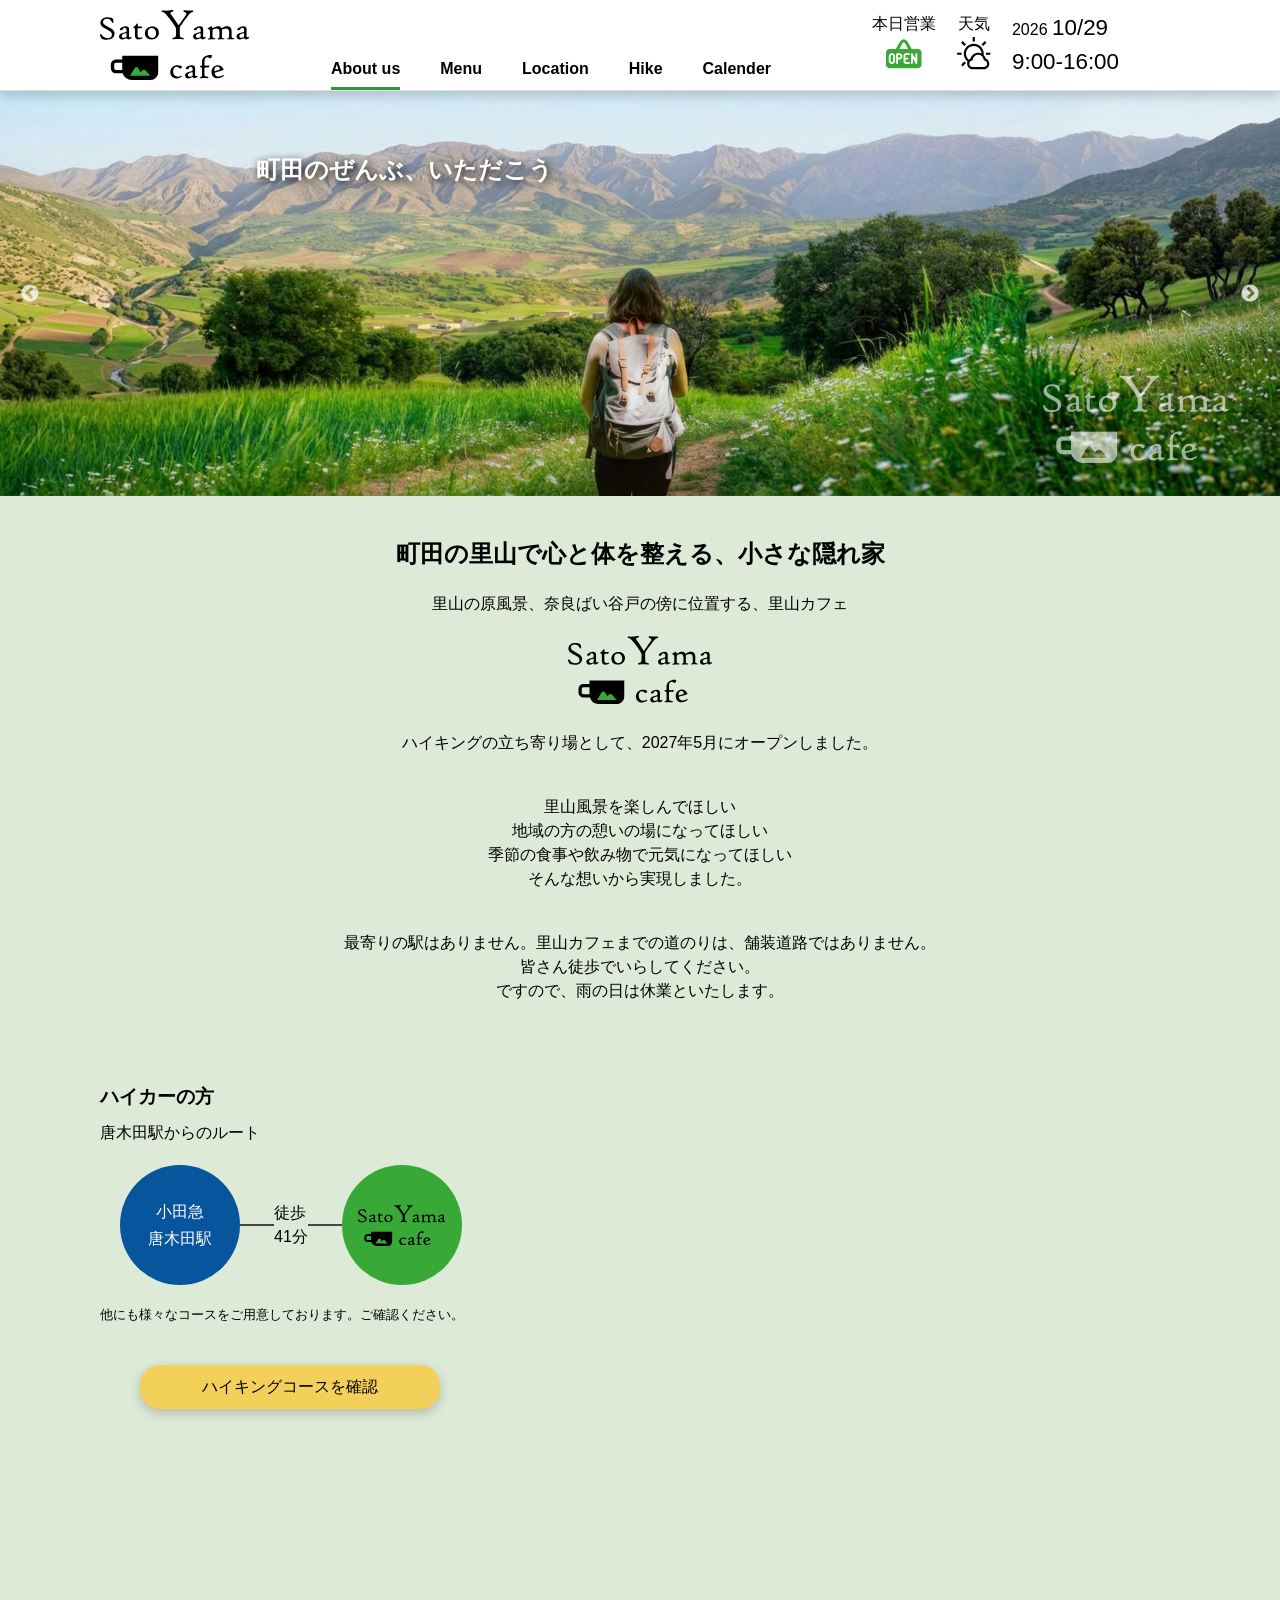
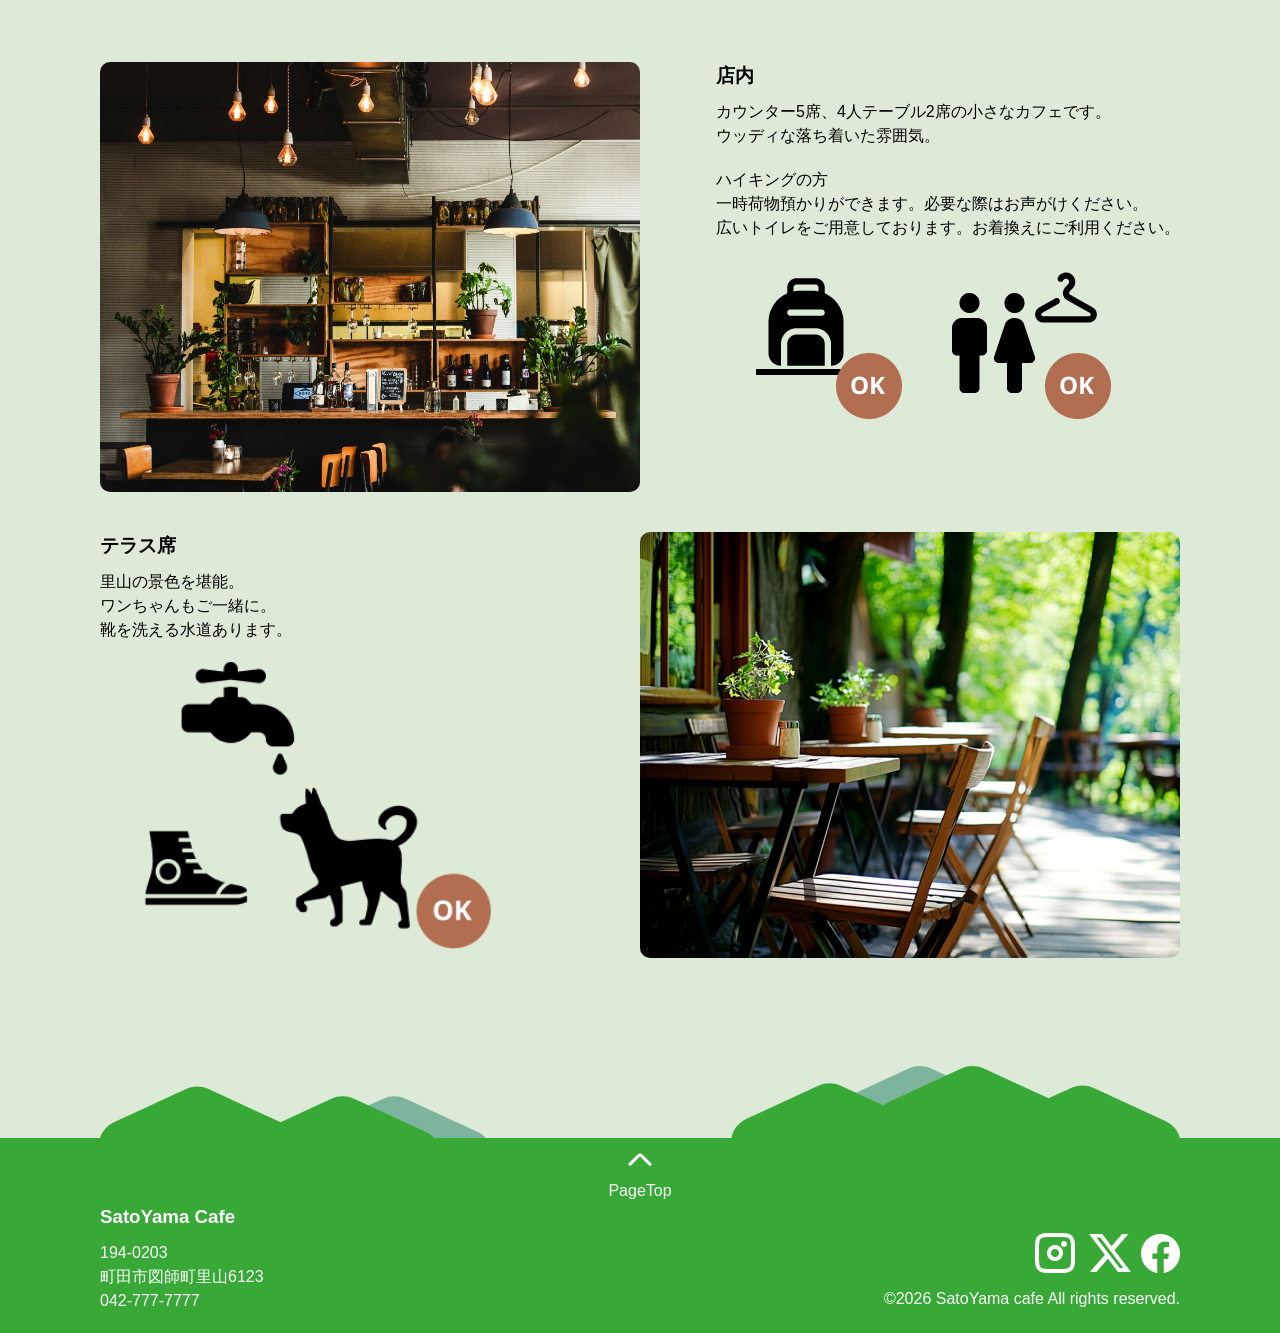
<file: index.html>
<!DOCTYPE html>
<html lang="ja">

<head>
    <meta charset="UTF-8">
    <meta name="viewport" content="width=device-width, initial-scale=1.0">
    <title>SatoYama cafe</title>
    <!-- 標準的なファビコン (ICO形式) -->
    <link rel="icon" href="/images/favicon.ico" type="image/x-icon">

    <link rel="stylesheet" href="css/slick.css">
    <link rel="stylesheet" href="css/slick-theme.css">
    <link rel="stylesheet" href="css/style.css">


</head>

<body>
    <header>
        <div class="headerInner">
            <h1><a href="index.html"><img src="images/logo_1.svg" alt="里山カフェ"></a></h1>
            <!-- ハンバーガーボタン -->
            <button class="burger-btn" aria-label="メニューを開閉する">
                <span class="bar"></span>
                <span class="bar"></span>
                <span class="bar"></span>
            </button>
            <nav>
                <ul>
                    <li><a href="index.html" class="current">About us</a></li>
                    <li><a href="menu.html">Menu</a></li>
                    <li><a href="location.html">Location</a></li>
                    <li><a href="hike.html">Hike</a></li>
                    <li><a href="calender.html">Calender</a></li>
                </ul>
            </nav>
            <section class="shopWeather">
                <div class="shopOpen">
                    <p>本日営業</p>
                    <img src="images/Icon_open.svg" alt="オープン">
                </div>
                <div class="weather">
                    <p>天気</p>
                    <img src="images/Icon_cloud_sunny.svg" alt="曇りのち晴れ">
                </div>

                <div class="dateTime">
                    <p>
                        <span class="year">2026 </span>10/29<br>
                        9:00-16:00
                    </p>
                </div>
            </section>
        </div>
    </header>

    <main>
        <!-- キービジュアル -->

        <div class="keyVisual">
            <div class="keyVisualImg2">
                <div><img src="images/keyVisual1_.jpg" alt="里山風景" class="keyVisual1"></div>
                <div><img src="images/keyVisual2_.jpg" alt="カフェイメージ" class="keyVisual2"></div>
            </div>

            <h2 class="catchphrase1">町田のぜんぶ、いただこう</h2>
            <img src="images/logo_2.png" alt="里山カフェ" class="logo_2">
        </div>

        <!-- お店について -->
        <div class="aboutShop">
            <h2 class="catchphrase2">町田の里山で心と体を整える、小さな隠れ家</h2>
            <p>里山の原風景、奈良ばい谷戸の傍に位置する、里山カフェ</p>
            <img src="images/logo_1.svg" alt="里山カフェ">

            <p>ハイキングの立ち寄り場として、2027年5月にオープンしました。</p>
            <p>
                里山風景を楽しんでほしい<br>
                地域の方の憩いの場になってほしい<br>
                季節の食事や飲み物で元気になってほしい<br>
                そんな想いから実現しました。
            </p>
            <p>
                最寄りの駅はありません。里山カフェまでの道のりは、舗装道路ではありません。<br>
                皆さん徒歩でいらしてください。<br>
                ですので、雨の日は休業といたします。
            </p>

        </div>
        <!-- アクセス（メイン） -->
        <section class="access">
            <h3>ハイカーの方</h3>
            <p>唐木田駅からのルート</p>
            <div class="access1">
                <div class="access1Text">
                    <div class="illustration1">
                        <p><span class="circleBg1">小田急<br>唐木田駅</span></p>
                        <p>徒歩<br>41分</p>
                        <div class="circleBg2"> <img src="images/logo_1.svg" alt="里山カフェ"></div>
                    </div>
                    <!-- 💡 スマホ版のときだけ、ここにマップを表示させるための「空箱」を置いておきます -->
                    <div class="map-placeholder-sp"></div>
                    <p class="accessText1">他にも様々なコースをご用意しております。ご確認ください。</p>
                    <a class="btn1" href="hike.html">ハイキングコースを確認</a>
                </div>
                <div class="map1">
                    <iframe
                        src="https://www.google.com/maps/embed?pb=!1m18!1m12!1m3!1d15429.881273850464!2d139.41377019897428!3d35.60965314837832!2m3!1f0!2f0!3f0!3m2!1i1024!2i768!4f13.1!3m3!1m2!1s0x6018fcec8278d99b%3A0x2542b98df6032f2b!2z5aWI6Imv44Gw44GE6LC35oi4!5e0!3m2!1sja!2sjp!4v1792374590098!5m2!1sja!2sjp"
                        width="600" height="450" style="border:0;" allowfullscreen="" loading="lazy"
                        referrerpolicy="strict-origin-when-cross-origin"></iframe>
                </div>
            </div>


        </section>
        <!-- 店内 -->
        <section class="shop">
            <div class="shopText">
                <h3>店内</h3>
                <p class="shopText1">カウンター5席、4人テーブル2席の小さなカフェです。<br>
                    ウッディな落ち着いた雰囲気。
                </p>
                <p>
                    ハイキングの方<br>
                    一時荷物預かりができます。必要な際はお声がけください。<br>広いトイレをご用意しております。お着換えにご利用ください。
                </p>
                <div class="icon_shop">
                    <img src="images/Icon_bagpac.png" alt="荷物置き場" class="backpack">
                    <img src="images/Icon_restroom.png" alt="広いトイレあります">
                </div>
            </div>
            <img src="images/shopImage1.jpg" alt="店内の風景" class="shopImage1">
        </section>
        <!-- テラス席 -->
        <section class="terrace">
            <div>
                <h3>テラス席</h3>
                <p>
                    里山の景色を堪能。<br>
                    ワンちゃんもご一緒に。<br>
                    靴を洗える水道あります。
                </p>
                <img src="images/Icon_dog.png" alt="靴を洗える水道あります、ワンちゃんもご一緒できます" class="icon_dog">
            </div>
            <img src="images/shopImage2.jpg" alt="テラス席風景" class="terraceImage">
        </section>

    </main>

    <footer>
        <!-- 山モチーフを入れる -->
        <img src="images/motifMountain.svg" alt="山のモチーフ" class="footerMountain">
        <!-- 山モチーフを入れる、ここまで -->
        <div class="footerInner">
            <div class="pageTop"> <a href="#"><span><img src="images/Icon_up__.svg" alt="ページトップ"></span>PageTop</a>
            </div>

            <div class="footerInner2">
                <div class="shopAddress">
                    <h3>SatoYama Cafe</h3>
                    <p>
                        194-0203<br>
                        町田市図師町里山6123<br>
                        042-777-7777
                    </p>
                </div>

                <div class="shopInfo">
                    <div class="infoIcon">
                        <img src="images/Icon_insta.png" alt="インスタ">
                        <img src="images/Icon_twitter.png" alt="ツイッター">
                        <img src="images/Icon_facebook.png" alt="フェイスブック">
                    </div>

                    <p>&copy;2026 SatoYama cafe All rights reserved.</p>
                </div>
            </div>
        </div>
    </footer>
    <script>
        // ボタンとナビゲーションの要素を取得
        const burgerBtn = document.querySelector('.burger-btn');
        const navMenu = document.querySelector('nav');

        // ボタンがクリックされた時の処理
        burgerBtn.addEventListener('click', function () {
            // ボタンとメニューに「is-open」クラスを同時につけ外し（トグル）する
            burgerBtn.classList.toggle('is-open');
            navMenu.classList.toggle('is-open');
        });
    </script>

    <script type="text/javascript" src="js/jquery-3.4.1.min.js"></script>
    <script type="text/javascript" src="js/slick.min.js"></script>
    <script>
        $(document).ready(function () {
            $('.keyVisualImg2').slick({
                slidesToShow: 1,
                slidesToScroll: 1,
                autoplay: true,
                autoplaySpeed: 3000,
            });
        });</script>

</body>

</html>
</file>
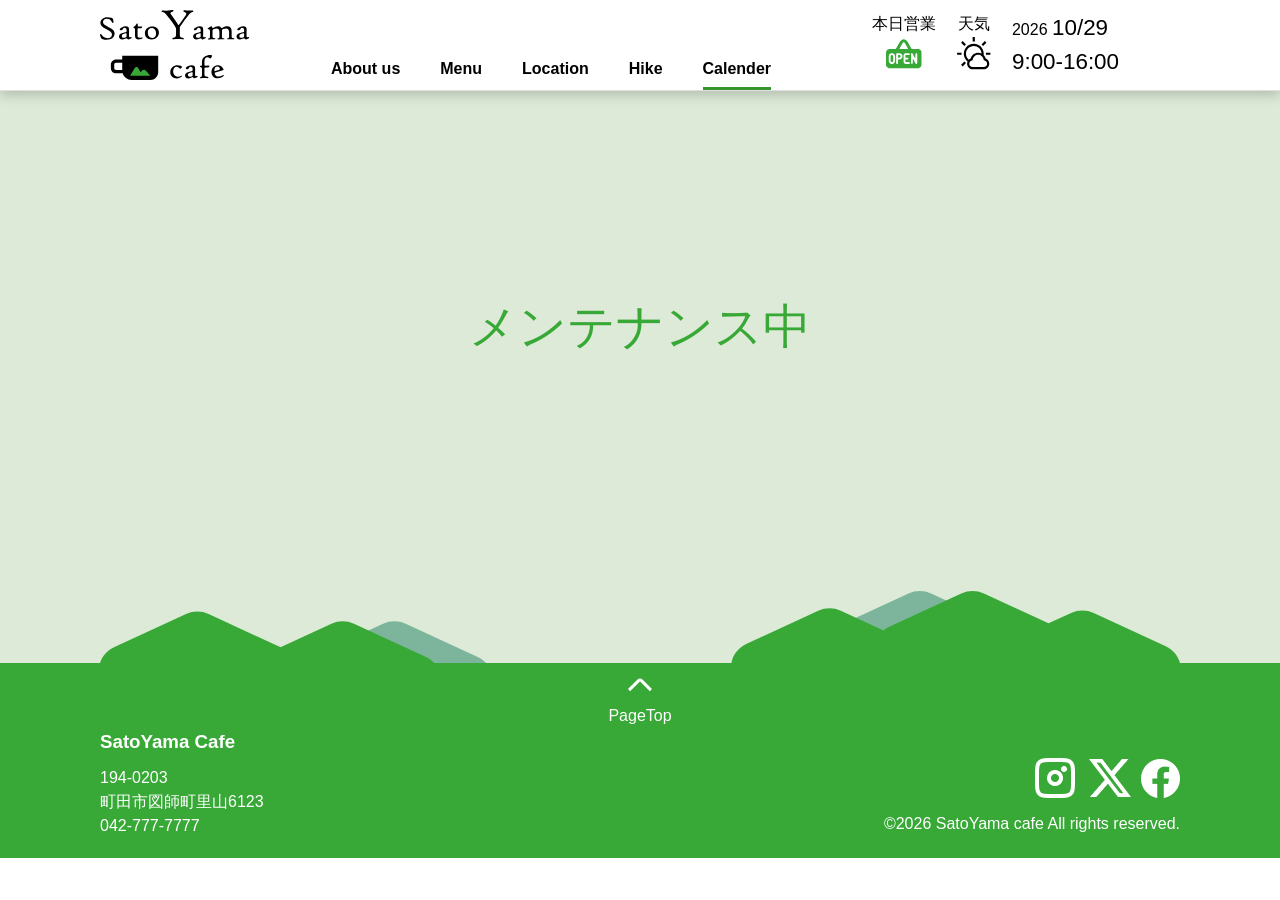
<file: calender.html>
<!DOCTYPE html>
<html lang="ja">

<head>
    <meta charset="UTF-8">
    <meta name="viewport" content="width=device-width, initial-scale=1.0">
    <title>SatoYama cafe</title>
    <link rel="stylesheet" href="css/style.css">
    
</head>

<body>
    <header>
        <div class="headerInner">
            <h1><a href="index.html"><img src="images/logo_1.svg" alt="里山カフェ"></a></h1>
            <!-- ハンバーガーボタン -->
            <button class="burger-btn" aria-label="メニューを開閉する">
                <span class="bar"></span>
                <span class="bar"></span>
                <span class="bar"></span>
            </button>
            <nav>
                <ul>
                    <li><a href="index.html">About us</a></li>
                    <li><a href="menu.html">Menu</a></li>
                    <li><a href="location.html">Location</a></li>
                    <li><a href="hike.html">Hike</a></li>
                    <li><a href="calender.html" class="current">Calender</a></li>
                </ul>
            </nav>
            <section class="shopWeather">
                <div class="shopOpen">
                    <p>本日営業</p>
                    <img src="images/Icon_open.svg" alt="オープン">
                </div>
                <div class="weather">
                    <p>天気</p>
                    <img src="images/Icon_cloud_sunny.svg" alt="曇りのち晴れ">
                </div>

                <div class="dateTime">
                    <p>
                        <span class="year">2026 </span>10/29<br>
                        9:00-16:00
                    </p>
                </div>
            </section>
        </div>
    </header>

    <main>
<p class="construction">メンテナンス中</p>


    </main>

    <footer>
         <!-- 山モチーフを入れる -->
        <img src="images/motifMountain.svg" alt="山のモチーフ" class="footerMountain">
        <!-- 山モチーフを入れる、ここまで -->
        <div class="footerInner">
            <div class="pageTop"> <a href="#"><span><img src="images/Icon_up__.svg" alt="ページトップ"></span>PageTop</a>
            </div>

            <div class="footerInner2">
                <div class="shopAddress">
                    <h3>SatoYama Cafe</h3>
                    <p>
                        194-0203<br>
                        町田市図師町里山6123<br>
                        042-777-7777
                    </p>
                </div>

                <div class="shopInfo">
                    <div class="infoIcon">
                        <img src="images/Icon_insta.png" alt="インスタ">
                        <img src="images/Icon_twitter.png" alt="ツイッター">
                        <img src="images/Icon_facebook.png" alt="フェイスブック">
                    </div>

                    <p>&copy;2026 SatoYama cafe All rights reserved.</p>
                </div>
            </div>
        </div>
    </footer>
<script>
        // ボタンとナビゲーションの要素を取得
        const burgerBtn = document.querySelector('.burger-btn');
        const navMenu = document.querySelector('nav');

        // ボタンがクリックされた時の処理
        burgerBtn.addEventListener('click', function () {
            // ボタンとメニューに「is-open」クラスを同時につけ外し（トグル）する
            burgerBtn.classList.toggle('is-open');
            navMenu.classList.toggle('is-open');
        });
    </script>
    <script type="text/javascript" src="js/jquery-3.4.1.min.js"></script>
    
</body>

</html>
</file>
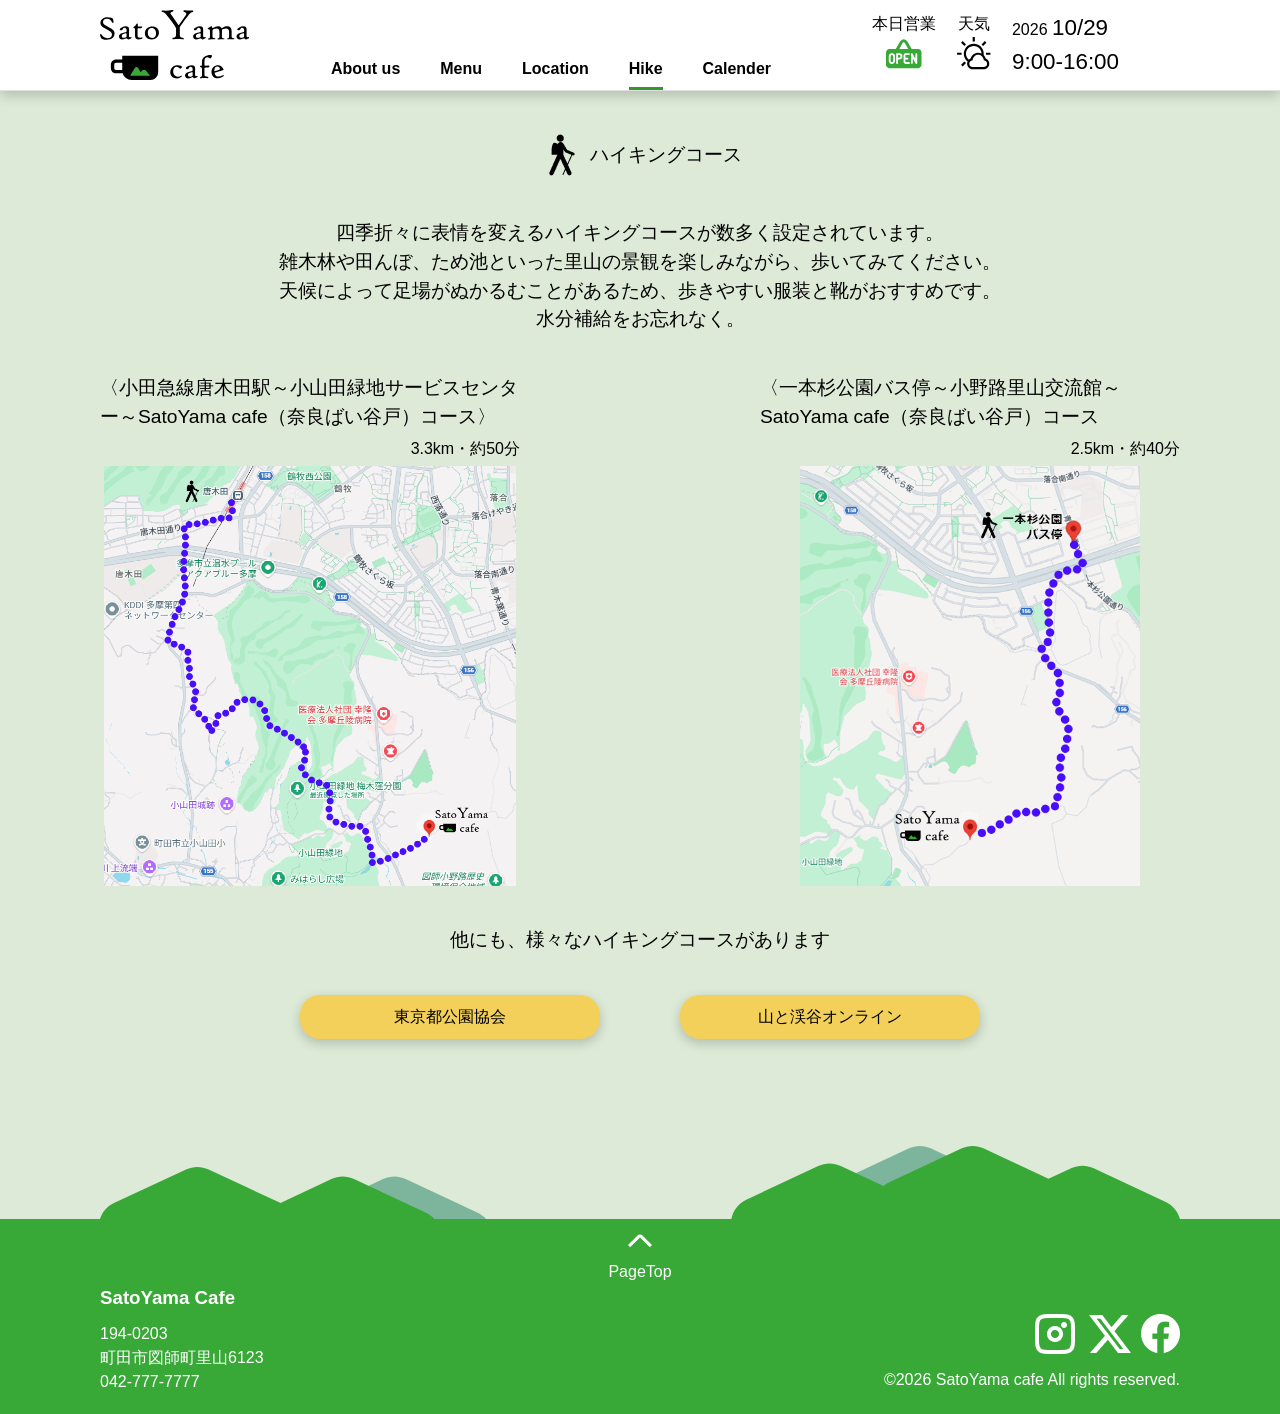
<file: hike.html>
<!DOCTYPE html>
<html lang="ja">

<head>
    <meta charset="UTF-8">
    <meta name="viewport" content="width=device-width, initial-scale=1.0">
    <title>SatoYama cafe</title>
    <link rel="stylesheet" href="css/style.css">
    
</head>

<body>
    <header>
        <div class="headerInner">
            <h1><a href="index.html"><img src="images/logo_1.svg" alt="里山カフェ"></a></h1>
            <!-- ハンバーガーボタン -->
            <button class="burger-btn" aria-label="メニューを開閉する">
                <span class="bar"></span>
                <span class="bar"></span>
                <span class="bar"></span>
            </button>
            <nav>
                <ul>
                    <li><a href="index.html">About us</a></li>
                    <li><a href="menu.html">Menu</a></li>
                    <li><a href="location.html">Location</a></li>
                    <li><a href="hike.html" class="current">Hike</a></li>
                    <li><a href="calender.html">Calender</a></li>
                </ul>
            </nav>
            <section class="shopWeather">
                <div class="shopOpen">
                    <p>本日営業</p>
                    <img src="images/Icon_open.svg" alt="オープン">
                </div>
                <div class="weather">
                    <p>天気</p>
                    <img src="images/Icon_cloud_sunny.svg" alt="曇りのち晴れ">
                </div>

                <div class="dateTime">
                    <p>
                        <span class="year">2026 </span>10/29<br>
                        9:00-16:00
                    </p>
                </div>
            </section>
        </div>
    </header>

    <main>
       <section class="hike">
            <div class="hikeTitle">
                <img src="images/Icon_hiker.png" alt="ハイカー">
                <p class="hikeText1">ハイキングコース</p>
            </div>
    
            <P class="hikeText2">四季折々に表情を変えるハイキングコースが数多く設定されています。<br>雑木林や田んぼ、ため池といった里山の景観を楽しみながら、歩いてみてください。<br>天候によって足場がぬかるむことがあるため、歩きやすい服装と靴がおすすめです。<br>水分補給をお忘れなく。
            </P>
            <div class="hikeMap">
                <div>
                    <p class="hikeText3">〈小田急線唐木田駅～小山田緑地サービスセンター～SatoYama cafe（奈良ばい谷戸）コース〉</p>
                    <p class="hikeMapText1">3.3km・約50分</p>
                    <img src="images/hikeImg783x798.png" alt="" class="hikeMap1">
                </div>
                <div>
                    <p class="hikeText3">〈一本杉公園バス停～小野路里山交流館～SatoYama cafe（奈良ばい谷戸）コース</p>
                    <p class="hikeMapText1">2.5km・約40分</p>
                    <img src="images/hikeImg530x653.png" alt="" class="hikeMap2">
                </div>
            </div>
            <p class="hikeOtherText">他にも、様々なハイキングコースがあります</p>
            <div class="hikeOther">
                <a class="btn1"
                        href="https://www.tokyo-park.or.jp/special/tama/enjoy/hiking/index.html" target="_blank" rel="noopener noreferrer">東京都公園協会</a>
        
                <a class="btn1"
                        href="https://www.yamakei-online.com/yama-ya/detail.php?id=3672&pg=3" target="_blank" rel="noopener noreferrer">山と渓谷オンライン</a>
            </div>
    
       </section>
    </main>

    <footer>
         <!-- 山モチーフを入れる -->
        <img src="images/motifMountain.svg" alt="山のモチーフ" class="footerMountain">
        <!-- 山モチーフを入れる、ここまで -->
        <div class="footerInner">
            <div class="pageTop"> <a href="#"><span><img src="images/Icon_up__.svg" alt="ページトップ"></span>PageTop</a>
            </div>

            <div class="footerInner2">
                <div class="shopAddress">
                    <h3>SatoYama Cafe</h3>
                    <p>
                        194-0203<br>
                        町田市図師町里山6123<br>
                        042-777-7777
                    </p>
                </div>

                <div class="shopInfo">
                    <div class="infoIcon">
                        <img src="images/Icon_insta.png" alt="インスタ">
                        <img src="images/Icon_twitter.png" alt="ツイッター">
                        <img src="images/Icon_facebook.png" alt="フェイスブック">
                    </div>

                    <p>&copy;2026 SatoYama cafe All rights reserved.</p>
                </div>
            </div>
        </div>
    </footer>
 <script>
        // ボタンとナビゲーションの要素を取得
        const burgerBtn = document.querySelector('.burger-btn');
        const navMenu = document.querySelector('nav');

        // ボタンがクリックされた時の処理
        burgerBtn.addEventListener('click', function () {
            // ボタンとメニューに「is-open」クラスを同時につけ外し（トグル）する
            burgerBtn.classList.toggle('is-open');
            navMenu.classList.toggle('is-open');
        });
    </script>
    <script type="text/javascript" src="js/jquery-3.4.1.min.js"></script>
    
</body>

</html>
</file>
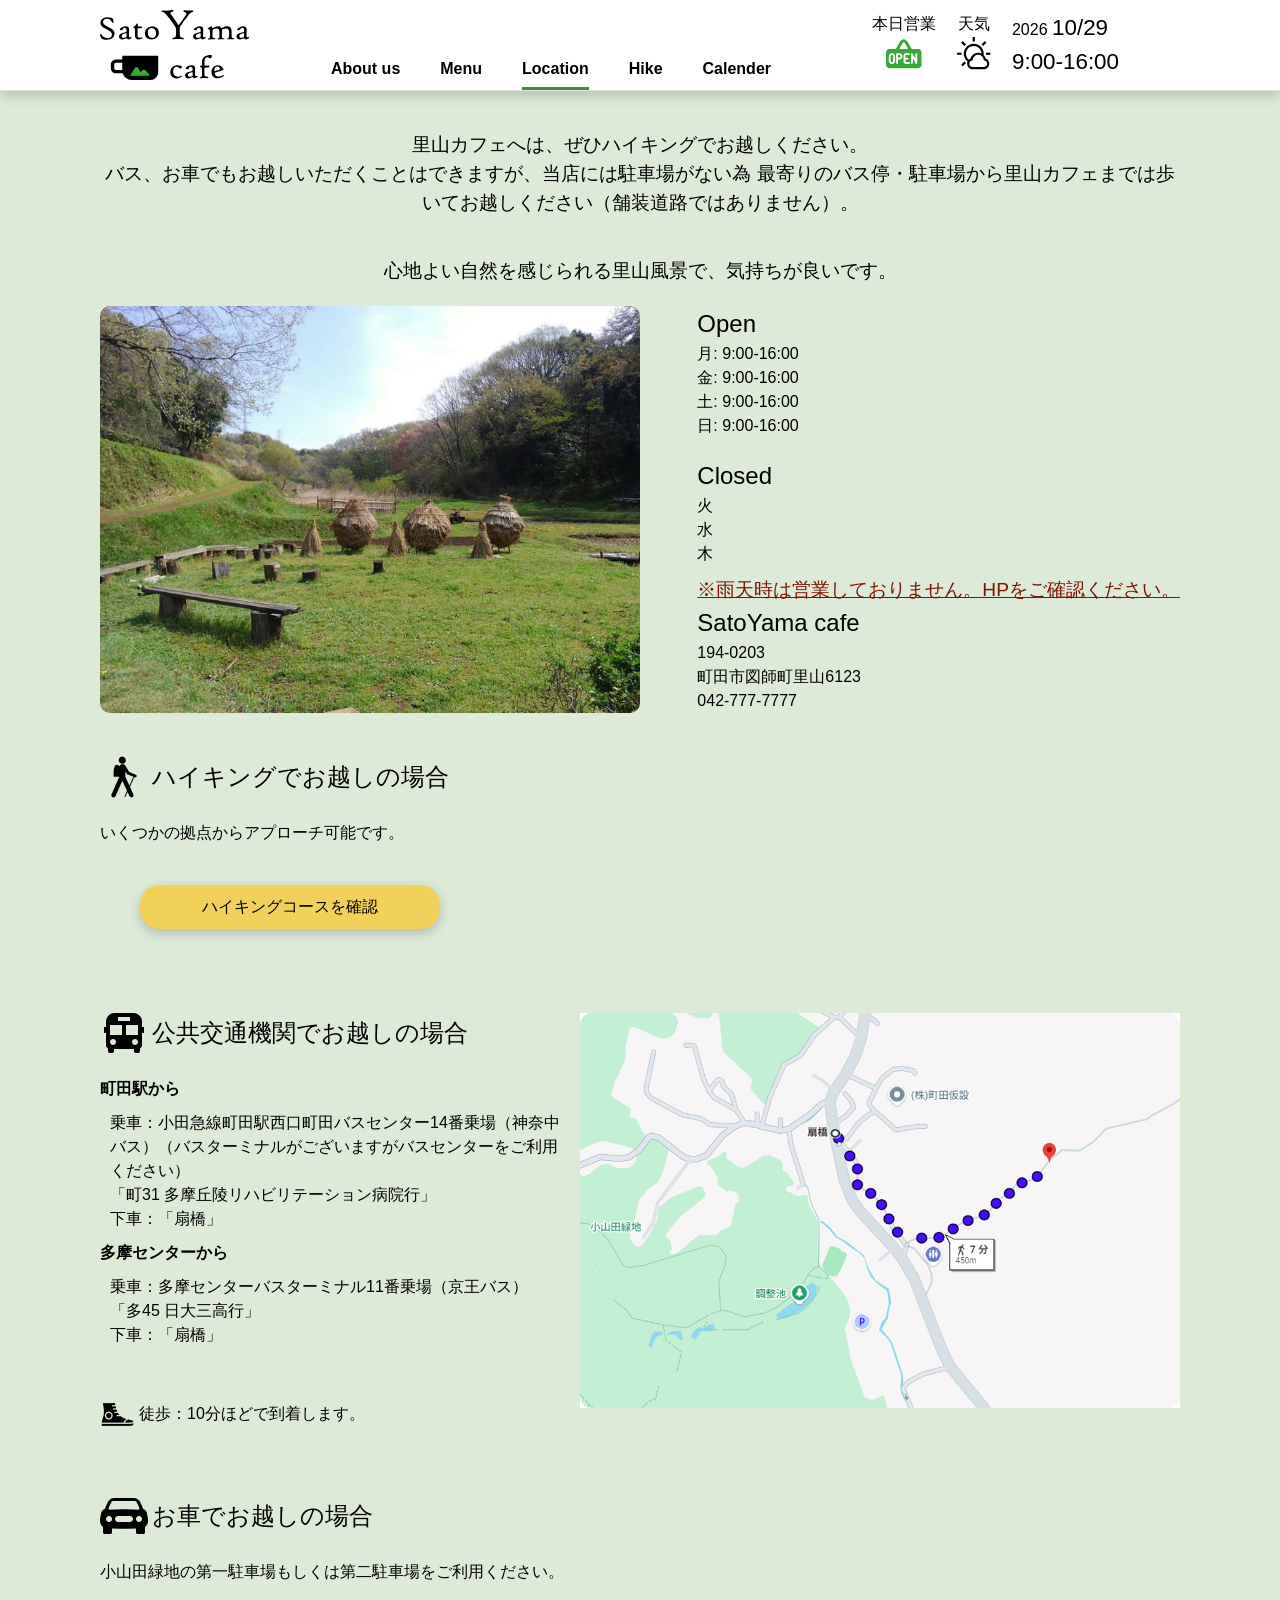
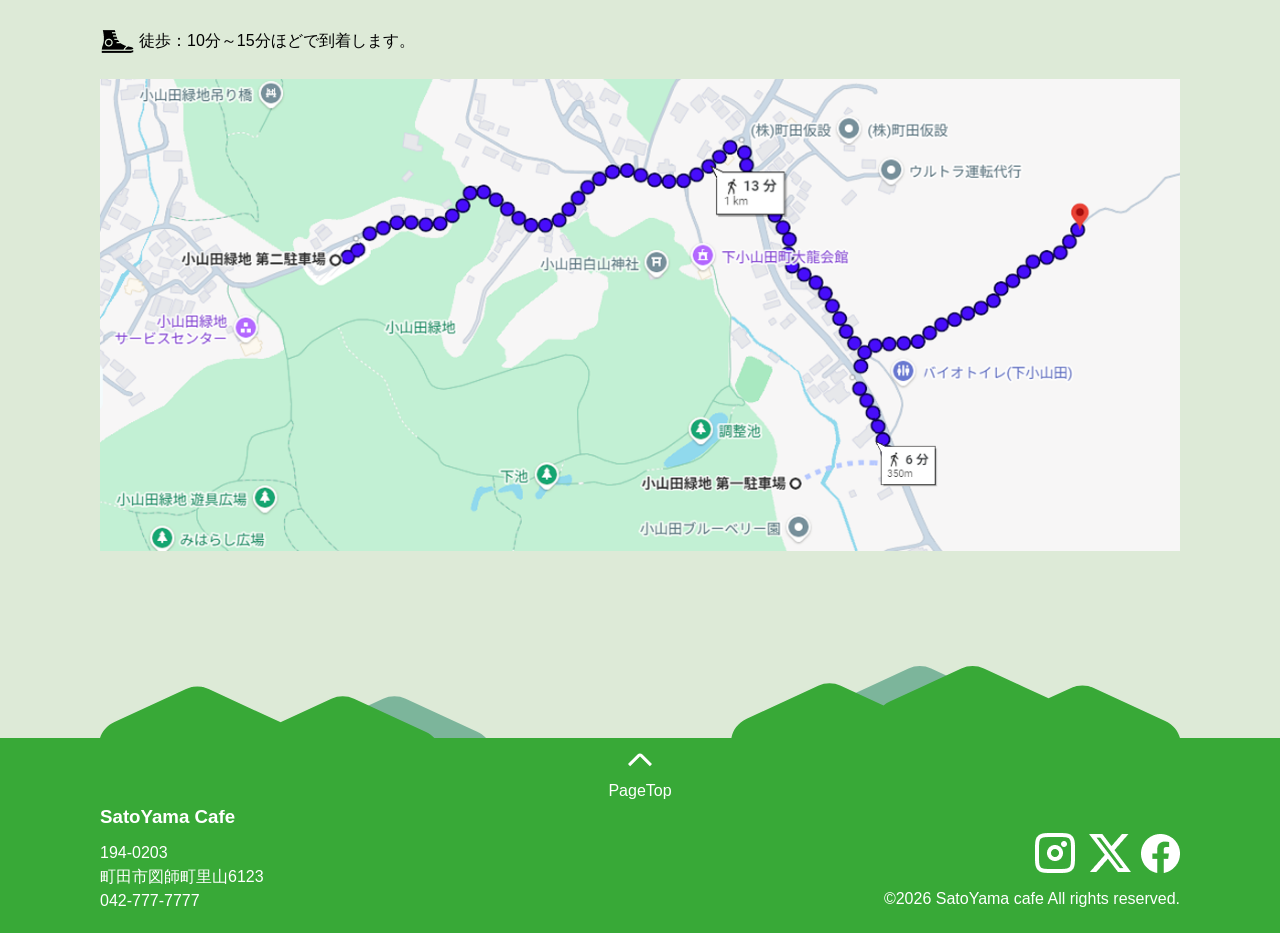
<file: location.html>
<!DOCTYPE html>
<html lang="ja">

<head>
    <meta charset="UTF-8">
    <meta name="viewport" content="width=device-width, initial-scale=1.0">
    <title>SatoYama cafe</title>
    <link rel="stylesheet" href="css/style.css">
    
</head>

<body>
    <header>
        <div class="headerInner">
            <h1><a href="index.html"><img src="images/logo_1.svg" alt="里山カフェ"></a></h1>
            <!-- ハンバーガーボタン -->
            <button class="burger-btn" aria-label="メニューを開閉する">
                <span class="bar"></span>
                <span class="bar"></span>
                <span class="bar"></span>
            </button>
            <nav>
                <ul>
                    <li><a href="index.html">About us</a></li>
                    <li><a href="menu.html">Menu</a></li>
                    <li><a href="location.html" class="current">Location</a></li>
                    <li><a href="hike.html">Hike</a></li>
                    <li><a href="calender.html">Calender</a></li>
                </ul>
            </nav>
            <section class="shopWeather">
                <div class="shopOpen">
                    <p>本日営業</p>
                    <img src="images/Icon_open.svg" alt="オープン">
                </div>
                <div class="weather">
                    <p>天気</p>
                    <img src="images/Icon_cloud_sunny.svg" alt="曇りのち晴れ">
                </div>

                <div class="dateTime">
                    <p>
                        <span class="year">2026 </span>10/29<br>
                        9:00-16:00
                    </p>
                </div>
            </section>
        </div>
    </header>

    <main>
        <section class="location">
            <p class="menuText">
                里山カフェへは、ぜひハイキングでお越しください。<br>
                バス、お車でもお越しいただくことはできますが、当店には駐車場がない為
                最寄りのバス停・駐車場から里山カフェまでは歩いてお越しください（舗装道路ではありません）。</p>
            <p class="locationText2">心地よい自然を感じられる里山風景で、気持ちが良いです。</p>
            <div class="img_openclose">
                <img src="images/location1000x559.jpg" alt="里山風景" class="satoyamaImg">
                <div class="openclose">
                    <div class="open">
                        <p class="openDetail">Open</p>
                        <ul>
                            <li>月: 9:00-16:00</li>
                            <li>金: 9:00-16:00</li>
                            <li>土: 9:00-16:00</li>
                            <li>日: 9:00-16:00</li>
                        </ul>
                    </div>

                    <div class="closed">
                        <p class="openDetail">Closed</p>
                        <ul>
                            <li>火</li>
                            <li>水</li>
                            <li>木</li>
                        </ul>
                        <p class="openCaution">
                            ※雨天時は営業しておりません。HPをご確認ください。
                        </p>
                    </div>
                    <p class="openDetail">
                        SatoYama cafe<br>
                    </p>
                    <p>
                        194-0203<br>
                        町田市図師町里山6123<br>
                        042-777-7777
                    </p>
                </div>
            </div>
            <div class="titleIcon1">
                <img src="images/Icon_hiker.png" alt="ハイカー" class="iconHosoku1">
                <p class="comeon">ハイキングでお越しの場合</p>
            </div>
            <p>いくつかの拠点からアプローチ可能です。</p>
            <a class="btn1" href="hike.html">ハイキングコースを確認</a>
            <div class="locationBus">
                <div>
                    <div class="titleIcon1">
                        <img src="images/Icon_bus.png" alt="バス" class="iconHosoku1">
                        <p class="comeon">公共交通機関でお越しの場合</p>
                    </div>
                    <strong>町田駅から</strong>
                    <p class="locationText1">
                        乗車：小田急線町田駅西口町田バスセンター14番乗場（神奈中バス）（バスターミナルがございますがバスセンターをご利用ください）<br>「町31 多摩丘陵リハビリテーション病院行」<br>
                        下車：「扇橋」
                    </p>
                    <strong>多摩センターから</strong>
                    <p class="locationText1">
                        乗車：多摩センターバスターミナル11番乗場（京王バス）<br>「多45 日大三高行」<br>
                        下車：「扇橋」
                    </p>
                    <div class="titleIcon1">
                        <img src="images/Icon_shoe.png" alt="徒歩">
                        <p>徒歩：10分ほどで到着します。</p>
                    </div>
                </div>
    
                <img src="images/locationImg1000x658.jpg" alt="徒歩地図１" class="locatioMap1">
            </div>

            <div class="titleIcon1">
                <img src="images/Icon_car.png" alt="車" class="iconHosoku1">
                <p class="comeon">お車でお越しの場合</p>
            </div>

            <p>小山田緑地の第一駐車場もしくは第二駐車場をご利用ください。</p>
            <div class="titleIcon1">
                <img src="images/Icon_shoe.png" alt="徒歩">
                <p>徒歩：10分～15分ほどで到着します。</p>
            </div class="titleIcon1">
            <img src="images/locationImg1180x516.png" alt="徒歩地図２" class="locationMap2">
        </section>

    </main>

    <footer>
         <!-- 山モチーフを入れる -->
        <img src="images/motifMountain.svg" alt="山のモチーフ" class="footerMountain">
        <!-- 山モチーフを入れる、ここまで -->
        <div class="footerInner">
            <div class="pageTop"> <a href="#"><span><img src="images/Icon_up__.svg" alt="ページトップ"></span>PageTop</a>
            </div>

            <div class="footerInner2">
                <div class="shopAddress">
                    <h3>SatoYama Cafe</h3>
                    <p>
                        194-0203<br>
                        町田市図師町里山6123<br>
                        042-777-7777
                    </p>
                </div>

                <div class="shopInfo">
                    <div class="infoIcon">
                        <img src="images/Icon_insta.png" alt="インスタ">
                        <img src="images/Icon_twitter.png" alt="ツイッター">
                        <img src="images/Icon_facebook.png" alt="フェイスブック">
                    </div>

                    <p>&copy;2026 SatoYama cafe All rights reserved.</p>
                </div>
            </div>
        </div>
    </footer>
 <script>
        // ボタンとナビゲーションの要素を取得
        const burgerBtn = document.querySelector('.burger-btn');
        const navMenu = document.querySelector('nav');

        // ボタンがクリックされた時の処理
        burgerBtn.addEventListener('click', function () {
            // ボタンとメニューに「is-open」クラスを同時につけ外し（トグル）する
            burgerBtn.classList.toggle('is-open');
            navMenu.classList.toggle('is-open');
        });
    </script>
    <script type="text/javascript" src="js/jquery-3.4.1.min.js"></script>
    
</body>

</html>
</file>
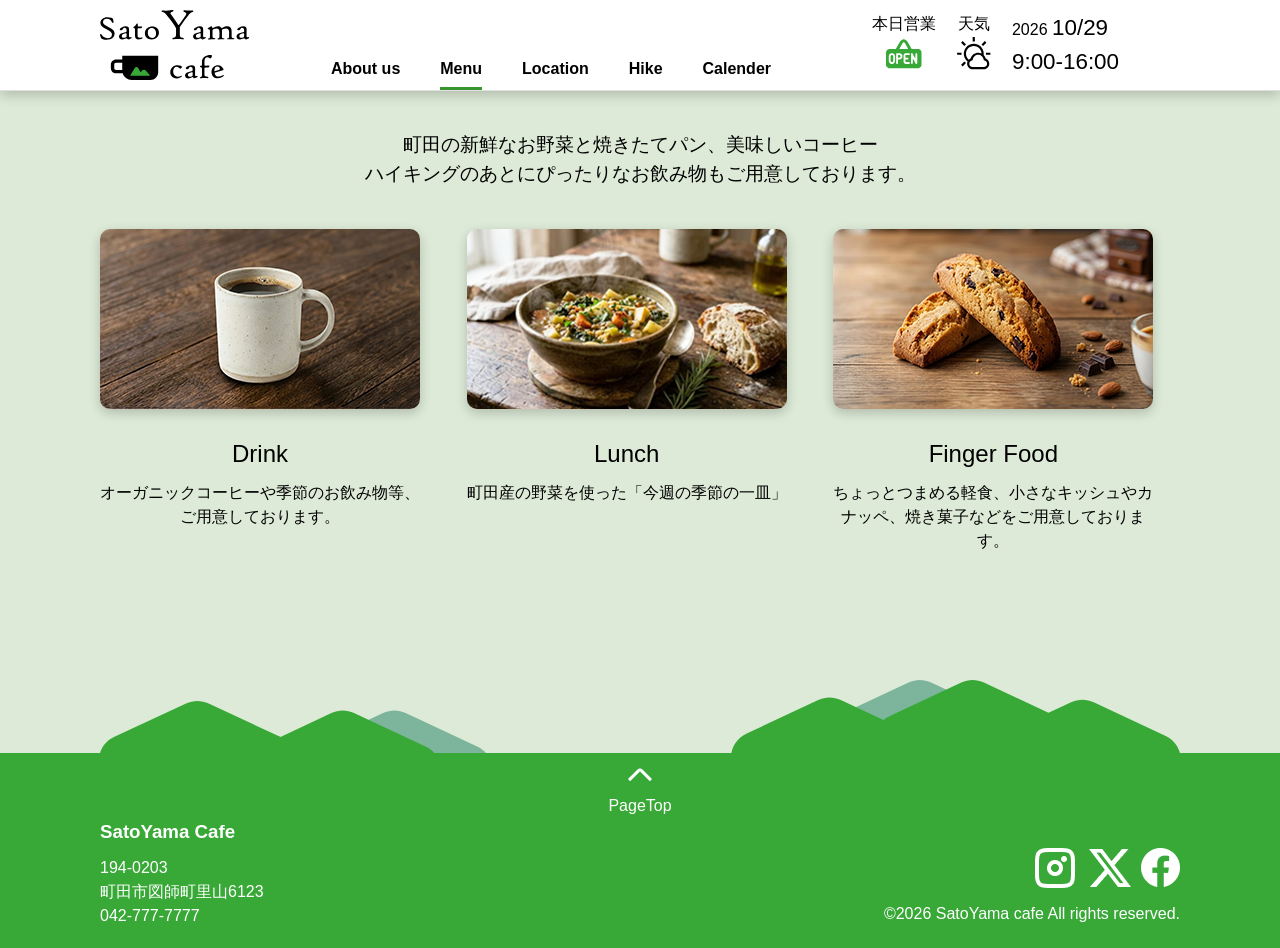
<file: menu.html>
<!DOCTYPE html>
<html lang="ja">

<head>
    <meta charset="UTF-8">
    <meta name="viewport" content="width=device-width, initial-scale=1.0">
    <title>SatoYama cafe</title>
    <link rel="stylesheet" href="css/style.css">
    
</head>

<body>
    <header>
        <div class="headerInner">
            <h1><a href="index.html"><img src="images/logo_1.svg" alt="里山カフェ"></a></h1>
            <!-- ハンバーガーボタン -->
            <button class="burger-btn" aria-label="メニューを開閉する">
                <span class="bar"></span>
                <span class="bar"></span>
                <span class="bar"></span>
            </button>
            <nav>
                <ul>
                    <li><a href="index.html">About us</a></li>
                    <li><a href="menu.html" class="current">Menu</a></li>
                    <li><a href="location.html">Location</a></li>
                    <li><a href="hike.html">Hike</a></li>
                    <li><a href="calender.html">Calender</a></li>
                </ul>
            </nav>
            <section class="shopWeather">
                <div class="shopOpen">
                    <p>本日営業</p>
                    <img src="images/Icon_open.svg" alt="オープン">
                </div>
                <div class="weather">
                    <p>天気</p>
                    <img src="images/Icon_cloud_sunny.svg" alt="曇りのち晴れ">
                </div>

                <div class="dateTime">
                    <p>
                        <span class="year">2026 </span>10/29<br>
                        9:00-16:00
                    </p>
                </div>
            </section>
        </div>
    </header>

    <main>
        <section class="menu1">
            <P class="menuText">町田の新鮮なお野菜と焼きたてパン、美味しいコーヒー<br>
                ハイキングのあとにぴったりなお飲み物もご用意しております。</p>
            <div class="items1">
                <div class="drink">
                    <a href="menu_drink.html"><img src="images/320x180_coffee.png" alt="ドリンク" class="coffee"></a>
                    <p><span>Drink</span><br>オーガニックコーヒーや季節のお飲み物等、ご用意しております。</p>
                </div>
                <div class="Lunch">
                    <a href="menu_lunch.html"><img src="images/320x180_lunch.png" alt="ランチ" class="coffee"></a>
                    <p class="Lunch"><span>Lunch</span><br>町田産の野菜を使った「今週の季節の一皿」</p>
                </div>
                <div class="fingerfood">
                    <a href="menu_fingerfood.html"><img src="images/320x180_fingerfood.png" alt="フィンガーフード" class="coffee"></a>
                    <p><span>Finger Food</span><br>ちょっとつまめる軽食、小さなキッシュやカナッペ、焼き菓子などをご用意しております。</p>
                </div>
            </div>
        </section>
    </main>

    <footer>
         <!-- 山モチーフを入れる -->
        <img src="images/motifMountain.svg" alt="山のモチーフ" class="footerMountain">
        <!-- 山モチーフを入れる、ここまで -->
        <div class="footerInner">
            <div class="pageTop"> <a href="#"><span><img src="images/Icon_up__.svg" alt="ページトップ"></span>PageTop</a>
            </div>

            <div class="footerInner2">
                <div class="shopAddress">
                    <h3>SatoYama Cafe</h3>
                    <p>
                        194-0203<br>
                        町田市図師町里山6123<br>
                        042-777-7777
                    </p>
                </div>

                <div class="shopInfo">
                    <div class="infoIcon">
                        <img src="images/Icon_insta.png" alt="インスタ">
                        <img src="images/Icon_twitter.png" alt="ツイッター">
                        <img src="images/Icon_facebook.png" alt="フェイスブック">
                    </div>

                    <p>&copy;2026 SatoYama cafe All rights reserved.</p>
                </div>
            </div>
        </div>
    </footer>
<script>
        // ボタンとナビゲーションの要素を取得
        const burgerBtn = document.querySelector('.burger-btn');
        const navMenu = document.querySelector('nav');

        // ボタンがクリックされた時の処理
        burgerBtn.addEventListener('click', function () {
            // ボタンとメニューに「is-open」クラスを同時につけ外し（トグル）する
            burgerBtn.classList.toggle('is-open');
            navMenu.classList.toggle('is-open');
        });
    </script>
    <script type="text/javascript" src="js/jquery-3.4.1.min.js"></script>
    
</body>

</html>
</file>
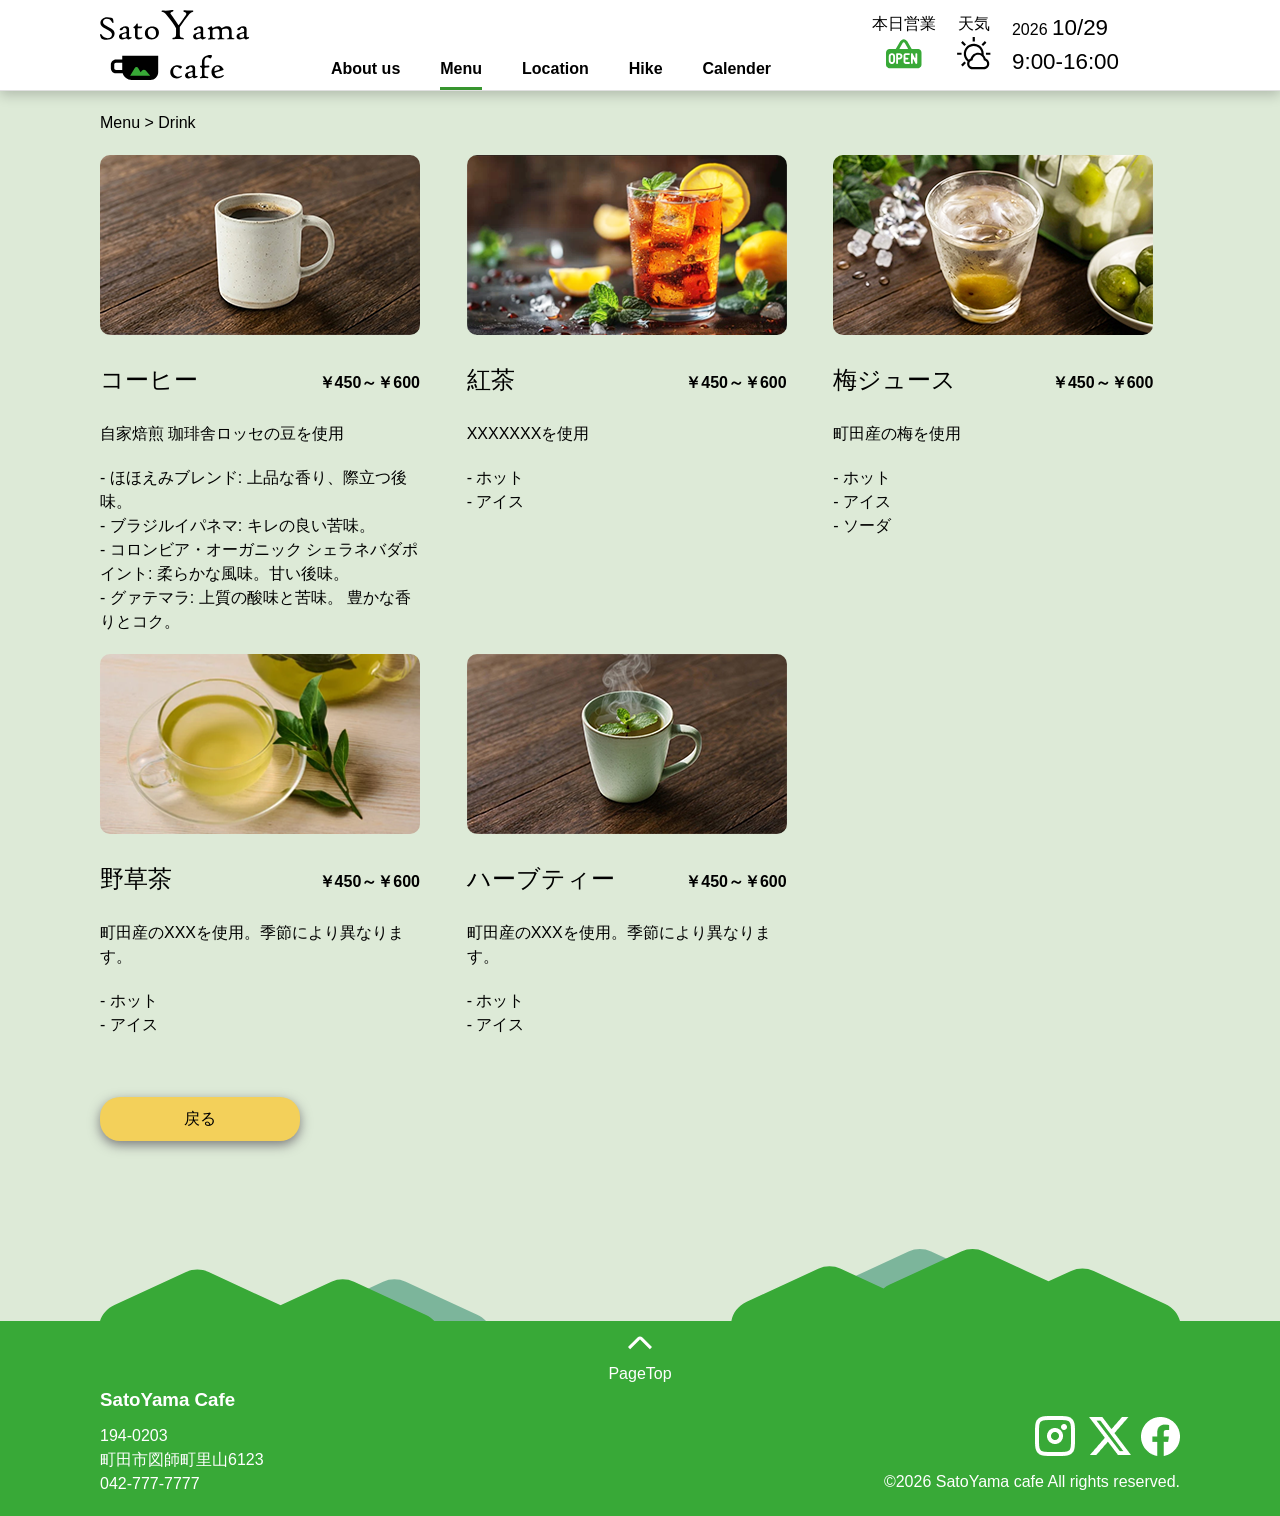
<file: menu_drink.html>
<!DOCTYPE html>
<html lang="ja">

<head>
    <meta charset="UTF-8">
    <meta name="viewport" content="width=device-width, initial-scale=1.0">
    <title>SatoYama cafe</title>
    <link rel="stylesheet" href="css/style.css">
   
</head>

<body>
    <header>
        <div class="headerInner">
            <h1><a href="index.html"><img src="images/logo_1.svg" alt="里山カフェ"></a></h1>
            <!-- ハンバーガーボタン -->
            <button class="burger-btn" aria-label="メニューを開閉する">
                <span class="bar"></span>
                <span class="bar"></span>
                <span class="bar"></span>
            </button>
            <nav>
                <ul>
                    <li><a href="index.html">About us</a></li>
                    <li><a href="menu.html" class="current">Menu</a></li>
                    <li><a href="location.html">Location</a></li>
                    <li><a href="hike.html">Hike</a></li>
                    <li><a href="calender.html">Calender</a></li>
                </ul>
            </nav>
            <section class="shopWeather">
                <div class="shopOpen">
                    <p>本日営業</p>
                    <img src="images/Icon_open.svg" alt="オープン">
                </div>
                <div class="weather">
                    <p>天気</p>
                    <img src="images/Icon_cloud_sunny.svg" alt="曇りのち晴れ">
                </div>

                <div class="dateTime">
                    <p>
                        <span class="year">2026 </span>10/29<br>
                        9:00-16:00
                    </p>
                </div>
            </section>
        </div>
    </header>

    <main>
       <section class="menu2">
            <p><a href="menu.html" class="pankuzu">Menu</a> > Drink </p>
            <div class="items2">
                <div class="itemCoffee">
                    <img src="images/320x180_coffee.png" alt="ドリンク" class="coffee">
                    <p><span>コーヒー</span><strong>￥450～￥600</strong><br>自家焙煎 珈琲舎ロッセの豆を使用</p>
                    <ul>
                        <li>- ほほえみブレンド: 上品な香り、際立つ後味。</li>
                        <li>- ブラジルイパネマ: キレの良い苦味。</li>
                        <li>- コロンビア・オーガニック シェラネバダポイント: 柔らかな風味。甘い後味。</li>
                        <li>- グァテマラ: 上質の酸味と苦味。 豊かな香りとコク。</li>
                    </ul>
                </div>
                <div class="itemTea">
                    <img src="images/320x180_3.png" alt="紅茶">
                    <p><span>紅茶　　　</span><strong>￥450～￥600</strong><br>XXXXXXXを使用</p>
                    <ul>
                        <li>- ホット</li>
                        <li>- アイス</li>
                                            </ul>
                </div>
                <div class="itemJuice">
                    <img src="images/320x180_4.png" alt="梅ジュース">
                    <p><span>梅ジュース</span><strong>￥450～￥600</strong><br>町田産の梅を使用</p>
                    <ul>
                        <li>- ホット</li>
                        <li>- アイス</li>
                        <li>- ソーダ</li>
                    </ul>
                </div>
                <div class="itemWidlherbtea">
                    <img src="images/320x180_5.png" alt="野草茶">
                    <p><span>野草茶</span><strong>￥450～￥600</strong><br>町田産のXXXを使用。季節により異なります。</p>
                    <ul>
                        <li>- ホット</li>
                        <li>- アイス</li>
                    </ul>
                </div>
                <div class="itemHerbtea">
                    <img src="images/320x180_1.png" alt="ハーブティー">
                    <p><span>ハーブティー</span><strong>￥450～￥600</strong><br>町田産のXXXを使用。季節により異なります。</p>
                    <ul>
                        <li>- ホット</li>
                        <li>- アイス</li>
                    </ul>
                </div>
            </div>
            <a href="menu.html" class="backBtn">戻る</a>
       </section>
    </main>

    <footer>
         <!-- 山モチーフを入れる -->
        <img src="images/motifMountain.svg" alt="山のモチーフ" class="footerMountain">
        <!-- 山モチーフを入れる、ここまで -->
        <div class="footerInner">
            <div class="pageTop"> <a href="#"><span><img src="images/Icon_up__.svg" alt="ページトップ"></span>PageTop</a>
            </div>

            <div class="footerInner2">
                <div class="shopAddress">
                    <h3>SatoYama Cafe</h3>
                    <p>
                        194-0203<br>
                        町田市図師町里山6123<br>
                        042-777-7777
                    </p>
                </div>

                <div class="shopInfo">
                    <div class="infoIcon">
                        <img src="images/Icon_insta.png" alt="インスタ">
                        <img src="images/Icon_twitter.png" alt="ツイッター">
                        <img src="images/Icon_facebook.png" alt="フェイスブック">
                    </div>

                    <p>&copy;2026 SatoYama cafe All rights reserved.</p>
                </div>
            </div>
        </div>
    </footer>
 <script>
        // ボタンとナビゲーションの要素を取得
        const burgerBtn = document.querySelector('.burger-btn');
        const navMenu = document.querySelector('nav');

        // ボタンがクリックされた時の処理
        burgerBtn.addEventListener('click', function () {
            // ボタンとメニューに「is-open」クラスを同時につけ外し（トグル）する
            burgerBtn.classList.toggle('is-open');
            navMenu.classList.toggle('is-open');
        });
    </script>
    <script type="text/javascript" src="js/jquery-3.4.1.min.js"></script>
   
</body>

</html>
</file>
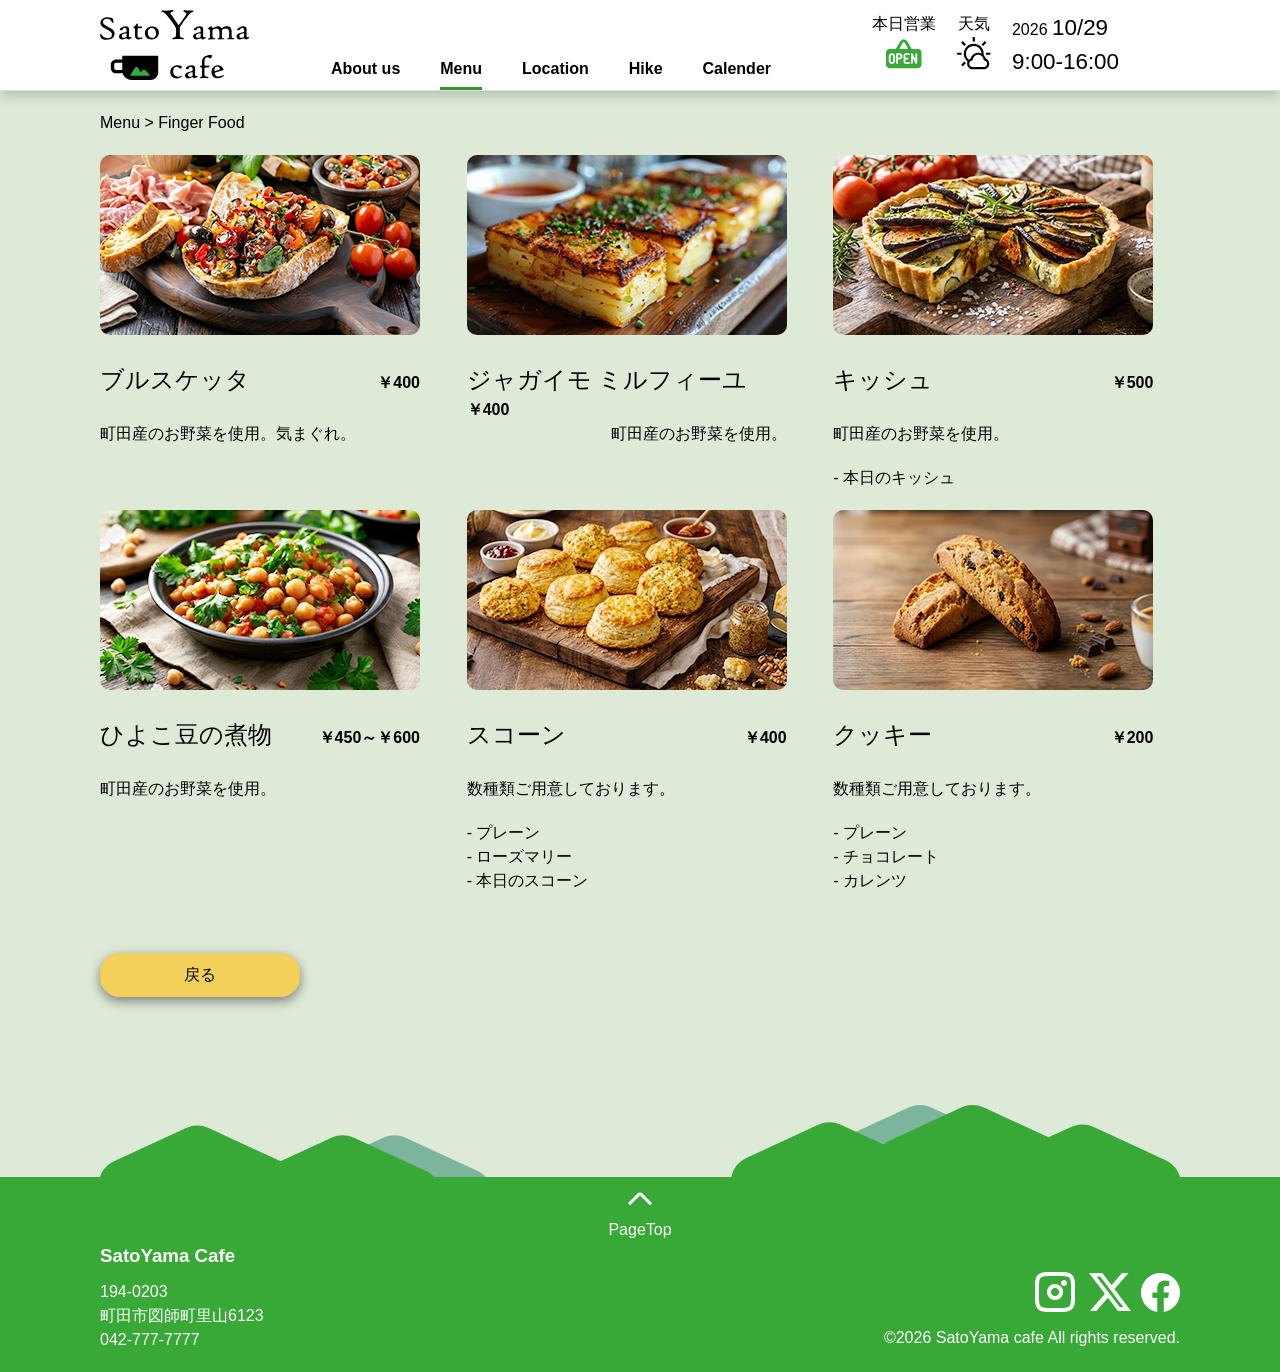
<file: menu_fingerfood.html>
<!DOCTYPE html>
<html lang="ja">

<head>
    <meta charset="UTF-8">
    <meta name="viewport" content="width=device-width, initial-scale=1.0">
    <title>SatoYama cafe</title>
    <link rel="stylesheet" href="css/style.css">

</head>

<body>
    <header>
        <div class="headerInner">
            <h1><a href="index.html"><img src="images/logo_1.svg" alt="里山カフェ"></a></h1>
            <!-- ハンバーガーボタン -->
            <button class="burger-btn" aria-label="メニューを開閉する">
                <span class="bar"></span>
                <span class="bar"></span>
                <span class="bar"></span>
            </button>
            <nav>
                <ul>
                    <li><a href="index.html">About us</a></li>
                    <li><a href="menu.html" class="current">Menu</a></li>
                    <li><a href="location.html">Location</a></li>
                    <li><a href="hike.html">Hike</a></li>
                    <li><a href="calender.html">Calender</a></li>
                </ul>
            </nav>
            <section class="shopWeather">
                <div class="shopOpen">
                    <p>本日営業</p>
                    <img src="images/Icon_open.svg" alt="オープン">
                </div>
                <div class="weather">
                    <p>天気</p>
                    <img src="images/Icon_cloud_sunny.svg" alt="曇りのち晴れ">
                </div>

                <div class="dateTime">
                    <p>
                        <span class="year">2026 </span>10/29<br>
                        9:00-16:00
                    </p>
                </div>
            </section>
        </div>
    </header>

    <main>
        <section class="menu4">
            <p><a href="menu.html" class="pankuzu">Menu</a> > Finger Food </p>
            <div class="items4">
                <div class="itemBruschetta">
                    <img src="images/320x180_14.png" class="coffee">
                    <p><span>ブルスケッタ</span><strong>￥400</strong><br>町田産のお野菜を使用。気まぐれ。</p>

                </div>
                <div class="itemPopato">
                    <img src="images/320x180_12.png" alt="ジャガイモミルフィーユ">
                    <p class="Tea"><span>ジャガイモ ミルフィーユ</span><strong>￥400</strong><br>町田産のお野菜を使用。</p>

                </div>
                <div class="itemQuiche">
                    <img src="images/320x180_13.png" alt="キッシュ">
                    <p><span>キッシュ　</span><strong>￥500</strong><br>町田産のお野菜を使用。</p>
                    <ul>
                        <li>- 本日のキッシュ</li>
                    </ul>
                </div>
                <div class="itemBeans">
                    <img src="images/320x180_11.png" alt="ひよこ豆の煮物">
                    <p><span>ひよこ豆の煮物</span><strong>￥450～￥600</strong><br>町田産のお野菜を使用。</p>
                </div>
                <div class="itemScone">
                    <img src="images/320x180_10.png" alt="スコーン">
                    <p><span>スコーン</span><strong>￥400</strong><br>数種類ご用意しております。</p>
                    <ul>
                        <li>- プレーン</li>
                        <li>- ローズマリー</li>
                        <li>- 本日のスコーン</li>
                    </ul>
                </div>
                <div class="itemCookie">
                    <img src="images/320x180_fingerfood.png" alt="クッキー">
                    <p><span>クッキー</span><strong>￥200</strong><br>数種類ご用意しております。</p>
                    <ul>
                        <li>- プレーン</li>
                        <li>- チョコレート</li>
                        <li>- カレンツ</li>
                    </ul>
                </div>
            </div>
            <a href="menu.html" class="backBtn">戻る</a>
        </section>
    </main>

    <footer>
         <!-- 山モチーフを入れる -->
        <img src="images/motifMountain.svg" alt="山のモチーフ" class="footerMountain">
        <!-- 山モチーフを入れる、ここまで -->
        <div class="footerInner">
            <div class="pageTop"> <a href="#"><span><img src="images/Icon_up__.svg" alt="ページトップ"></span>PageTop</a>
            </div>

            <div class="footerInner2">
                <div class="shopAddress">
                    <h3>SatoYama Cafe</h3>
                    <p>
                        194-0203<br>
                        町田市図師町里山6123<br>
                        042-777-7777
                    </p>
                </div>

                <div class="shopInfo">
                    <div class="infoIcon">
                        <img src="images/Icon_insta.png" alt="インスタ">
                        <img src="images/Icon_twitter.png" alt="ツイッター">
                        <img src="images/Icon_facebook.png" alt="フェイスブック">
                    </div>

                    <p>&copy;2026 SatoYama cafe All rights reserved.</p>
                </div>
            </div>
        </div>
    </footer>
 <script>
        // ボタンとナビゲーションの要素を取得
        const burgerBtn = document.querySelector('.burger-btn');
        const navMenu = document.querySelector('nav');

        // ボタンがクリックされた時の処理
        burgerBtn.addEventListener('click', function () {
            // ボタンとメニューに「is-open」クラスを同時につけ外し（トグル）する
            burgerBtn.classList.toggle('is-open');
            navMenu.classList.toggle('is-open');
        });
    </script>
    <script type="text/javascript" src="js/jquery-3.4.1.min.js"></script>
   
</body>

</html>
</file>
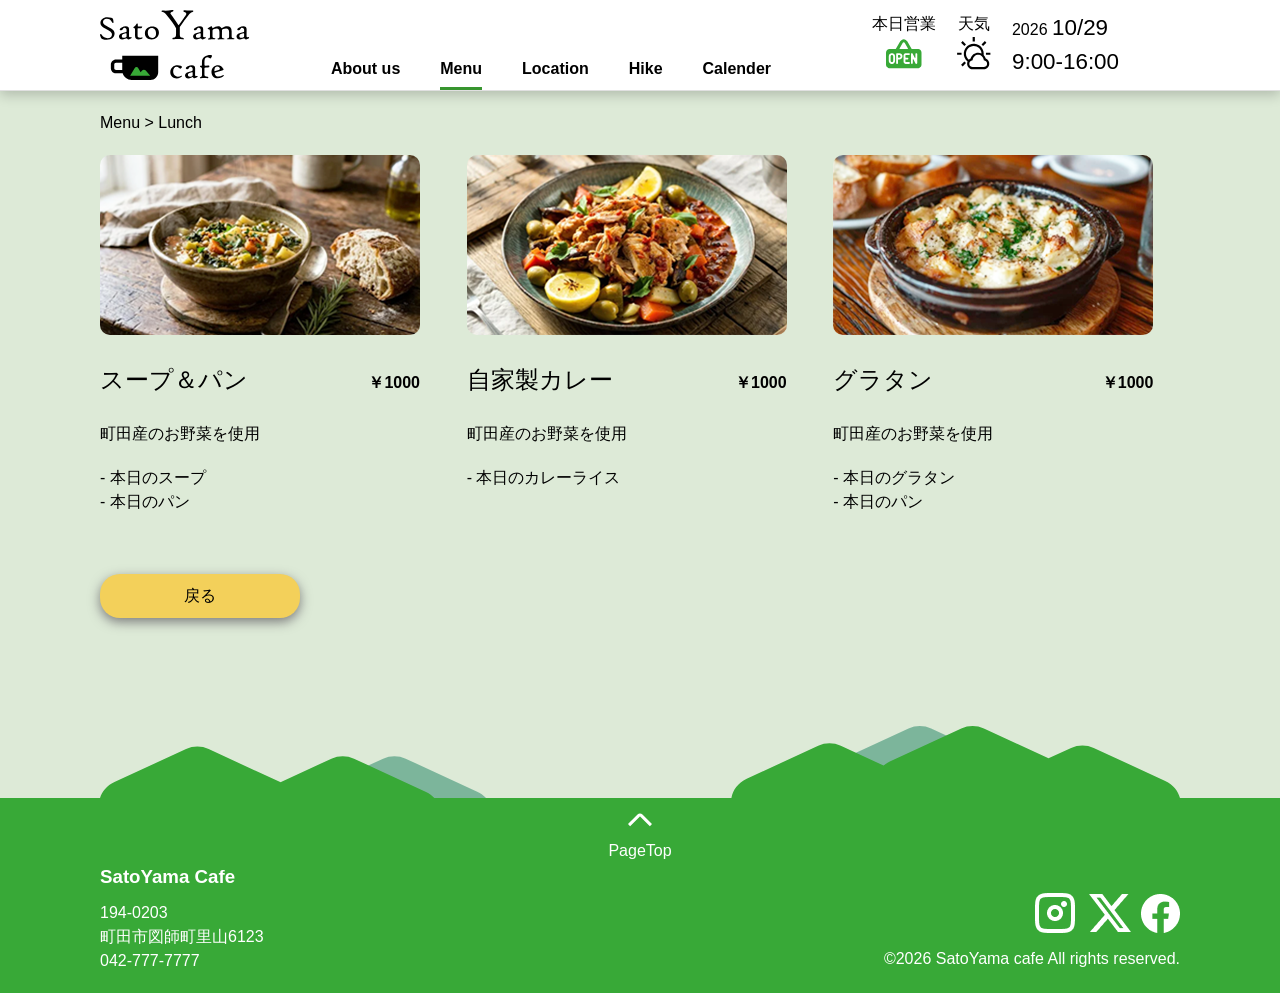
<file: menu_lunch.html>
<!DOCTYPE html>
<html lang="ja">

<head>
    <meta charset="UTF-8">
    <meta name="viewport" content="width=device-width, initial-scale=1.0">
    <title>SatoYama cafe</title>
    <link rel="stylesheet" href="css/style.css">
   
</head>

<body>
    <header>
        <div class="headerInner">
            <h1><a href="index.html"><img src="images/logo_1.svg" alt="里山カフェ"></a></h1>
            <!-- ハンバーガーボタン -->
            <button class="burger-btn" aria-label="メニューを開閉する">
                <span class="bar"></span>
                <span class="bar"></span>
                <span class="bar"></span>
            </button>
            <nav>
                <ul>
                    <li><a href="index.html">About us</a></li>
                    <li><a href="menu.html" class="current">Menu</a></li>
                    <li><a href="location.html">Location</a></li>
                    <li><a href="hike.html">Hike</a></li>
                    <li><a href="calender.html">Calender</a></li>
                </ul>
            </nav>
            <section class="shopWeather">
                <div class="shopOpen">
                    <p>本日営業</p>
                    <img src="images/Icon_open.svg" alt="オープン">
                </div>
                <div class="weather">
                    <p>天気</p>
                    <img src="images/Icon_cloud_sunny.svg" alt="曇りのち晴れ">
                </div>

                <div class="dateTime">
                    <p>
                        <span class="year">2026 </span>10/29<br>
                        9:00-16:00
                    </p>
                </div>
            </section>
        </div>
    </header>

    <main>
        <section class="menu3">
            <p><a href="menu.html" class="pankuzu">Menu</a> > Lunch </p>
            <div class="items3">

                <div class="itemSoup">
                    <img src="images/320x180_lunch.png" alt="スープ＆パン">
                    <p class="Soup"><span>スープ＆パン</span><strong>￥1000</strong><br>町田産のお野菜を使用</p>
                    <ul>
                        <li>- 本日のスープ</li>
                        <li>- 本日のパン</li>
                    </ul>
                </div>
                <div class="itemCurry">
                    <img src="images/320x180_8.png" alt="自家製カレー">
                    <p><span>自家製カレー</span><strong>￥1000</strong><br>町田産のお野菜を使用</p>
                    <ul>
                        <li>- 本日のカレーライス</li>
                    </ul>
                </div>
                <div class="itemGuratin">
                    <img src="images/320x180_6.png" alt="グラタン">
                    <p><span>グラタン　</span><strong>￥1000</strong><br>町田産のお野菜を使用</p>
                    <ul>
                        <li>- 本日のグラタン</li>
                        <li>- 本日のパン</li>
                    </ul>
                </div>

            </div>
            <a href="menu.html" class="backBtn">戻る</a>
        </section>
    </main>

    <footer>
        <!-- 山モチーフを入れる -->
        <img src="images/motifMountain.svg" alt="山のモチーフ" class="footerMountain">
        <!-- 山モチーフを入れる、ここまで -->
        <div class="footerInner">
            <div class="pageTop"> <a href="#"><span><img src="images/Icon_up__.svg" alt="ページトップ"></span>PageTop</a>
            </div>

            <div class="footerInner2">
                <div class="shopAddress">
                    <h3>SatoYama Cafe</h3>
                    <p>
                        194-0203<br>
                        町田市図師町里山6123<br>
                        042-777-7777
                    </p>
                </div>

                <div class="shopInfo">
                    <div class="infoIcon">
                        <img src="images/Icon_insta.png" alt="インスタ">
                        <img src="images/Icon_twitter.png" alt="ツイッター">
                        <img src="images/Icon_facebook.png" alt="フェイスブック">
                    </div>

                    <p>&copy;2026 SatoYama cafe All rights reserved.</p>
                </div>
            </div>
        </div>
    </footer>
    <script>
        // ボタンとナビゲーションの要素を取得
        const burgerBtn = document.querySelector('.burger-btn');
        const navMenu = document.querySelector('nav');

        // ボタンがクリックされた時の処理
        burgerBtn.addEventListener('click', function () {
            // ボタンとメニューに「is-open」クラスを同時につけ外し（トグル）する
            burgerBtn.classList.toggle('is-open');
            navMenu.classList.toggle('is-open');
        });
    </script>
    <script type="text/javascript" src="js/jquery-3.4.1.min.js"></script>
    
</body>

</html>
</file>
<file: css/style.css>
/* リセットCSS */
html {
    font-size: 16px;
    font-family: sans-serif;
    /* 常に縦のスクロールバーを表示させて画面幅を固定する */
    overflow-y: scroll;
    /* （前回のスムーズスクロールも残す場合は以下のように並べます） */
    scroll-behavior: smooth;
}

* {
    margin: 0;
    padding: 0;
    box-sizing: border-box;
    list-style-type: none;
    text-decoration: none;
    line-height: 1.5;
}

/* ==========
ヘッダー 
=============*/
header {
    width: 100%;
    background-color: #fff;

    height: auto;
    min-height: 90px;

    border-bottom: 1px solid #e0e0e0;
    position: sticky;
    top: 0;
    left: 0;
    width: 100%;
    z-index: 100;
    background-color: #fff;
    box-shadow: 0 4px 12px rgba(0, 0, 0, 0.2);
    padding: 0 20px;
}

/* PC版ではhamburgerボタンを隠す */
.burger-btn {
    display: none;
}

.headerInner {
    max-width: 1080px;
    margin: 0 auto;
    /* height: 100%; */
    min-height: 90px;
    display: flex;
    justify-content: space-between;
    align-items: center;
}

h1 img {
    width: 150px;
    height: auto;
    display: block;

}

/* ナビゲーション */
nav {
    margin-left: auto;
    margin-right: 40px;
    align-self: flex-end;
}

nav ul {
    display: flex;
    padding: 0 0 0 20px;
    gap: 40px;
    font-weight: bold;
    margin: 0;

    align-items: flex-end;
}

nav a {
    color: #000;
    text-decoration: none;
    display: inline-block;
    padding-bottom: 6px;
    border-bottom: 3px solid transparent;
    box-sizing: border-box
}

nav a:hover {
    color: #37952F;
}

nav a.current {
    color: #000;
    border-bottom: 3px solid #37952F;
}

/* 本日営業・天気 */
.shopWeather {
    gap: 20px;
    display: flex;
    align-items: center;
}

.shopOpen,
.weather {
    text-align: center;
}

.dateTime {
    font-size: 1.4rem;
}

.year {
    font-size: 1rem;
}

.shopWeather img {
    width: 36px;
    height: auto;
}

/* 背景 */
main {
    background-color: #DDEAD7;
}

/* ==========
フッター
============= */

footer {
    background-color: #38A937;
    color: #fff;
    position: relative;
}

.footerMountain {
    position: absolute;
    bottom: 100%;
    left: 50%;
    transform: translateX(-50%);
    z-index: 5;
    width: 1080px;
    /* 画面幅が1080pxより小さくなったら、画面幅に合わせて縮む */
    max-width: 100%;
    height: auto;
    display: block;
}

.footerInner2 h3 {
    margin-top: 0;
}

.footerInner {
    max-width: 1080px;
    margin: 0 auto;
    z-index: 9999;
}

.footerInner2 {
    display: flex;
    justify-content: space-between;
}

.infoIcon {
    display: flex;
    justify-content: flex-end;
    gap: 10px;
    align-items: center;
}

.shopInfo p {
    margin-top: 10px;
}

.pageTop {
    text-align: center;
    margin: 0px auto;
    width: 100%;
    transition: opacity 0.3s;
}

.pageTop:hover {
    opacity: 0.6;
}

.pageTop a {
    display: inline-flex;
    flex-direction: column;
    align-items: center;
    border: none;
    background-color: #38A937;
    color: #fff;
    cursor: pointer;
}

.pageTop img {
    padding-top: 10px;
}

.shopAddress {
    padding-bottom: 20px;
}
.shopInfo{
    padding-top: 26px;
}

/* ＝＝＝＝＝＝＝＝＝＝＝
ページ　インデックス
＝＝＝＝＝＝＝＝＝＝＝＝＝ */
/* キービジュアル */
.keyVisual {
    position: relative;
    margin: 0 auto;
    width: 100%;
    max-width: 1920px;
    /* aspect-ratio: 1920/608; */
}

/* ★変更：画像2枚を包むコンテナを親（.keyVisual）と同じサイズで広げる */
.keyVisualImg2 {
    width: 100%;
}

.keyVisualImg2 .slick-slide {
    /* height: 608px; */
    width: 100%;
    aspect-ratio: 1920/608;
}

.keyVisualImg2 .slick-slide img {
    width: 100%;
    height: 100%;
    object-fit: cover;
    object-position: center;
}

.catchphrase1 {
    position: absolute;
    color: #fff;
    top: 15%;
    left: 20%;
    z-index: 10;
    text-shadow: 2px 2px 8px #000;
}

.logo_2 {
    position: absolute;
    top: 70%;
    right: 4%;
    z-index: 10;
    /* サイズ修正 */
    width: 14.5%;
    max-width: 250px;
    min-width: 120px;
    height: auto;
    opacity: 60%;
}

/* お店について */
.aboutShop {
    max-width: 1080px;
    margin: 0 auto;
    padding: 40px;
    text-align: center;

}

.aboutShop p {
    padding: 20px;
}

/* アクセス（メイン） */
section {
    max-width: 1080px;
    margin: 0 auto;
}

h3 {
    margin-top: 20px;
    margin-bottom: 10px;
}

.illustration1 {
    display: flex;
    align-items: center;
    gap: 34px;
    padding: 20px;

}

.circleBg1 {
    display: inline-flex;
    flex-direction: column;
    align-items: center;
    justify-content: center;
    width: 120px;
    height: 120px;
    background-color: #06559D;
    border-radius: 50%;
    color: #fff;
    font-weight: 500;
    /* 文字を丸の中央に配置する場合 */
    text-align: center;
    line-height: 1.7;
}

.circleBg2 {
    display: inline-flex;
    align-items: center;
    justify-content: center;
    width: 120px;
    height: 120px;
    background-color: #38A937;
    border-radius: 50%;
    padding: 15px;
    box-sizing: border-box;
    overflow: hidden;
}

.circleBg2 img {
    width: 98%;
    height: auto;
}

/* ライン「徒歩41分」のpタグを基準位置にする */
.illustration1 p:nth-child(2) {
    position: relative;
    display: flex;
    flex-direction: column;
    align-items: center;
    justify-content: center;
    white-space: nowrap;
    /* 文字の意図しない改行を防ぐ */
}

/* 左側の線（駅の丸へ繋ぐ） */
.illustration1 p:nth-child(2)::before {
    content: "";
    position: absolute;
    right: 100%;
    /* 文字の左側から伸ばす */
    top: 50%;
    /* 上下中央に配置 */
    transform: translateY(-50%);
    width: 34px;
    /* 線の長さ（gapの値に合わせて調整） */
    height: 2px;
    /* 線の太さ */
    background-color: #464646;
    /* 線の色（カフェの緑色に合わせています） */
}

/* 右側の線（カフェの丸へ繋ぐ） */
.illustration1 p:nth-child(2)::after {
    content: "";
    position: absolute;
    left: 100%;
    /* 文字の右側から伸ばす */
    top: 50%;
    /* 上下中央に配置 */
    transform: translateY(-50%);
    width: 34px;
    /* 線の長さ（gapの値に合わせて調整） */
    height: 2px;
    /* 線の太さ */
    background-color: #464646;
    /* 線の色 */
}

.accessText1 {
    font-size: small;

}

.map1 iframe {
    width: 100%;
    height: 450px;
}

.map1 {
    box-sizing: border-box;
    padding: 20px;
    flex-grow: 1;
    min-width: 0;
}

.access1 {
    display: flex;
    align-items: flex-start;
    /* 縦方向は上揃えにして崩れを防ぐ */
    gap: 40px;
    width: 100%;
    box-sizing: border-box;
}

/* 左側の3つの要素をまとめる枠 */
.access-left {
    display: flex;
    flex-direction: column;
    /* 💡 3つの要素を上から下へ縦並びにする */
    gap: 20px;
    /* 縦並びの要素同士の間隔 */
    flex-shrink: 0;
    /* 絶対に縮ませない */
    width: 400px;
    /* PC版の左側の固定幅 */
}

/* スマホ用の空箱はPC版では消しておく */
.map-placeholder-sp {
    display: none;
}

/* 共通ボタン */
.btn1 {
    border: none;
    width: 300px;
    background-color: #F3D05A;
    border-radius: 20px;
    text-align: center;
    margin-top: 20px;
    display: inline-block;
    margin: 40px;
    box-shadow: 0 4px 12px rgba(0, 0, 0, 0.2);
    display: block;
    color: #000;
    padding: 10px;
    font-size: medium;
    font-weight: 500;
    transition: background-color 0.3s, color 0.3s;
}

.btn1:hover {
    background-color: #FFBD60
}

/* 店内 */
.shop {
    max-width: 1080px;
    display: flex;
    /* 左右の配置を反転させる */
    flex-direction: row-reverse;
}

.shopText1 {
    margin-bottom: 20px;
}

.shopText p {
    margin-bottom: 20px;
}

.icon_shop {
    display: flex;
    gap: 20px;
    margin-left: 40px;
    /* 【解決策1】中身の画像が縦に引き伸ばされるのを絶対に防ぐ */
    align-items: center;
}

.shopImage1 {
    width: 50%;
    height: auto;
    margin: 20px auto 20px 0;
    border-radius: 10px;
}

.backpack {
    margin-top: 15px;

}

/* テラス席 */
.terrace {
    max-width: 1080px;
    display: flex;
    padding-bottom: 160px;
}

.terraceImage {
    width: 50%;
    height: auto;
    margin: 20px 0 20px auto;
    border-radius: 10px;
    display: inline-block;
}

.terrace p {
    margin-bottom: 20px;
}

.icon_dog {
    width: 100%;
    height: auto;
    margin-left: 40px;
}



/*＝＝＝＝＝＝＝＝＝＝＝
 ページ　メニュー
 ＝＝＝＝＝＝＝＝＝＝＝＝ */
/* メニュー第一階層 */
.menu1 {
    max-width: 1080px;
    margin: 0 auto;
    padding-bottom: 160px;
}

.menuText {
    font-size: 1.2rem;
    text-align: center;
    padding: 40px 0;
}

.menu1 h2 {
    padding: 40px 0;
    text-align: center;
}

.menu1 span {
    /* font-weight: 600; */
    font-size: 1.5rem;
    display: block;
    text-align: center;
    padding-top: 20px;
    margin-bottom: -15px;
}

.items1 p {
    width: 320px;
    text-align: center;
}

.coffee {
    /* width: 320px;
    height: 180px;
    background-color: #fff;
    object-fit: contain; */
    transition: opacity 0.3s;
}

.coffee:hover {
    opacity: 0.8;
}

.items1 {
    display: grid;
    grid-template-columns: 1fr 1fr 1fr;
    gap: 20px;
    padding-bottom: 40px;
}

.items1 img {
    border-radius: 10px;
    box-shadow: 0 4px 12px rgba(0, 0, 0, 0.2);
}


/* メニュー　第二階層_ドリンク */
.menu2 {
    max-width: 1080px;
    margin: 0 auto;
    padding-bottom: 140px;
}

.menu2 p {
    padding-top: 20px;
    padding-bottom: 20px;
}

.menu2 span {
    /* font-weight: 600; */
    font-size: 1.5rem;
    /* display: block; */
    /* padding-top: 20px; */
    /* margin-bottom: -15px; */
}

.menu2 p {
    width: 320px;
}

.menu2 li {
    width: 320px;
}

.items2 {
    display: grid;
    grid-template-columns: 1fr 1fr 1fr;
    gap: 20px;
    padding-bottom: 40px;
}

.items2 img {
    border-radius: 10px;
}

.items2>div p {
    display: flex;
    flex-wrap: wrap;
    justify-content: space-between;
    align-items: baseline;
}

.backBtn {
    color: #000;
    border: none;
    width: 200px;
    background-color: #F3D05A;
    border-radius: 20px;
    text-align: center;
    margin-top: 20px;
    margin-bottom: 40px;
    display: inline-block;
    padding-top: 10px;
    padding-bottom: 10px;
    box-shadow: 0 4px 12px #7c7c7c;
    font-size: medium;
    font-weight: 500;
    transition: background-color 0.3s, color 0.3s;
}

.backBtn:hover {
    background-color: #FFBD60
}

/* メニュー共通 */
.pankuzu {
    color: #000;
}

/* メニュー　第二階層_ランチ */
.menu3 {
    max-width: 1080px;
    margin: 0 auto;
    padding-bottom: 140px;
}

.menu3 p {
    padding-top: 20px;
    padding-bottom: 20px;
}

.menu3 li {
    width: 320px;
}

.menu3 span {
    /* font-weight: 600; */
    font-size: 1.5rem;
    /* display: block; */
    /* padding-top: 20px; */
    /* margin-bottom: -15px; */
}

.menu3 p {
    width: 320px;
}

.items3 {
    display: grid;
    grid-template-columns: 1fr 1fr 1fr;
    gap: 20px;
    padding-bottom: 40px;
}

.items3 img {
    border-radius: 10px;
}

.items3>div p {
    display: flex;
    flex-wrap: wrap;
    justify-content: space-between;
    align-items: baseline;
}

/* メニュー第二階層_フィンガーフード */
.menu4 {
    max-width: 1080px;
    margin: 0 auto;
    padding-bottom: 140px;
}

.menu4 p {
    padding-top: 20px;
    padding-bottom: 20px;
}

.menu4 li {
    width: 320px;
}

.menu4 span {
    /* font-weight: 600; */
    font-size: 1.5rem;
    /* display: block; */
    /* padding-top: 20px; */
    /* margin-bottom: -15px; */
}

.menu4 p {
    width: 320px;
}

.items4 {
    display: grid;
    grid-template-columns: 1fr 1fr 1fr;
    gap: 20px;
    padding-bottom: 40px;
}

.items4 img {
    border-radius: 10px;
}

.items4>div p {
    display: flex;
    flex-wrap: wrap;
    justify-content: space-between;
    align-items: baseline;
}

/* ＝＝＝＝＝＝＝＝＝＝
ページ_ロケーション
＝＝＝＝＝＝＝＝＝＝＝＝ */
.location {
    max-width: 1080px;
    margin: 0 auto;
    padding-bottom: 140px;
}

.locationText2 {
    font-size: 1.2rem;
    text-align: center;
    padding-bottom: 20px;
}

.satoyamaImg {
    width: 50%;
    height: auto;
    aspect-ratio: 1000 / 559;
    object-fit: cover;
    border-radius: 10px;
    flex-shrink: 0;
}

.img_openclose {
    display: flex;
    justify-content: space-between;
    gap: 20px;
}

.openclose {
    width: calc(50%-20px);
    flex-shrink: 1;
    /* 💡 画面が狭くなったら、こちら側が優先的に縮みます */
    min-width: 0;
    /* 💡 Flexbox内で文字がはみ出して崩れるのを防ぐ魔法の1行 */
}

.openDetail {
    font-size: x-large;
}

.open {
    padding-bottom: 20px;
}

.openCaution {
    font-size: 1.2rem;
    color: #7D1401;
    text-decoration: underline;
    padding-bottom: 0;
    padding-top: 10px;
}

.comeon {
    font-size: 1.5rem;
}

.titleIcon1 {
    display: flex;
    align-items: center;
    gap: 4px;
    padding-top: 40px;
    padding-bottom: 20px;
}

.locationText1 {
    padding: 10px;
}

.locatioMap1 {
    width: 600px;
    height: auto;
    object-fit: contain;
    /* 横幅500pxの中に、比率を崩さず全体を収める */
}

.locationBus {
    display: flex;
}

.locationMap2 {
    width: 1080px;
    height: auto;
    padding-bottom: 40px;
}

/* ＝＝＝＝＝＝＝＝＝＝
ページ_ハイク
＝＝＝＝＝＝＝＝＝＝＝＝ */
.hike {
    max-width: 1080px;
    margin: 0 auto;
    padding-bottom: 140px;
}

.hikeTitle {
    display: flex;
    justify-content: center;
    align-items: center;
    gap: 4px;
    padding-top: 40px;
    padding-bottom: 20px;
}

.hikeText1 {
    font-size: 1.2rem;
}

.hikeText2 {
    text-align: center;
    padding-top: 20px;
    padding-bottom: 40px;
    font-size: 1.2rem;
}

.hikeMap1,
.hikeMap2 {
    width: auto;
    height: 460px;
    padding-bottom: 40px;
}

.hikeMap {
    display: flex;
    justify-content: space-between;
}

.hikeMap p {
    width: 420px;
}

.hikeMap div {
    display: flex;
    flex-direction: column;
    align-items: center;
    gap: 5px;
}

.hikeMapText1 {
    text-align: right;
}

.hikeText3 {
    font-size: 1.2rem;
}

.hikeOther {
    display: flex;
    justify-content: center;
}

.hikeOtherText {
    text-align: center;
    font-size: 1.2rem;
}

/* ＝＝＝＝＝＝＝＝＝＝
ページ_カレンダ― 
＝＝＝＝＝＝＝＝＝＝＝＝*/
.construction {
    padding-top: 200px;
    padding-bottom: 300px;
    text-align: center;
    font-size: 3rem;
    color: #38A937;
}




/* ＝＝＝＝＝＝＝＝＝＝
スマホ対応 
＝＝＝＝＝＝＝＝＝＝＝＝*/
@media (max-width: 767px) {

    /* ＝＝＝＝＝＝＝＝＝＝
ヘッダー
＝＝＝＝＝＝＝＝＝＝＝＝ */
    h1 img {
        width: 120px;
        height: auto;
    }

    .dateTime {
        /* font-size: 1.0rem; */
        display: none !important;
    }

    /* ＝＝＝＝＝＝＝＝＝＝
    ハンバーガーボタン 
    ＝＝＝＝＝＝＝＝＝＝＝＝*/
    .burger-btn {
        display: flex;
        flex-direction: column;
        justify-content: space-between;
        width: 30px;
        height: 22px;
        background: none;
        border: none;
        cursor: pointer;
        padding: 0;
        position: absolute;
        right: 20px;
        /* top: 50%; */
        z-index: 110;
    }

    /* 三本線の共通スタイル */
    .burger-btn .bar {
        width: 100%;
        height: 3px;
        background-color: #000;
        /* アニメーションの速度設定 */
        transition: transform 0.3s ease, opacity 0.3s ease;
    }

    /*   ボタンをクリックした時（.is-open クラスがついた時）の「×」印アニメーション */
    .burger-btn.is-open .bar:nth-child(1) {
        transform: translateY(9.5px) rotate(45deg);
        /* 1本目を傾ける */
    }

    .burger-btn.is-open .bar:nth-child(2) {
        opacity: 0;
        /* 2本目を消す */
    }

    .burger-btn.is-open .bar:nth-child(3) {
        transform: translateY(-9.5px) rotate(-45deg);
        /* 3本目を逆に傾ける */
    }

    /* スマホ用メニューの初期状態（隠しておく） */
    nav {
        position: fixed;
        top: 0;
        left: 0;
        width: 100%;
        height: 100vh;
        /* 画面全体の高さ */
        background-color: rgba(255, 255, 255, 0.8);
        /* 背景色（少し透過） */
        z-index: 100;

        /* 最初は非表示（透明＆クリック不可）にする */
        opacity: 0;
        visibility: hidden;
        transition: opacity 0.3s ease, visibility 0.3s ease;

        /* 縦横中央に配置するための設定 */
        display: flex;
        justify-content: center;
        align-items: center;
    }

    /*  ボタンをクリックした時（.is-open クラスがついた時）にメニューを表示 */
    nav.is-open {
        opacity: 1;
        visibility: visible;
    }

    /* スマホ時はナビゲーションを縦並びにする */
    nav ul {
        display: flex;
        flex-direction: column;
        align-items: center;
        /* 中央揃え */
        gap: 40px;
    }

    nav a {
        font-size: 24px;
        /* スマホ用に文字を少し大きく */
    }

    /* ＝＝＝＝＝＝＝＝＝＝
フッター
＝＝＝＝＝＝＝＝＝＝＝＝ */
    .footerInner {
        padding: 0 20px;
    }

    .footerInner2 {
        flex-wrap: wrap;
    }

    .shopAddress {
        width: 50%;
        padding-bottom: 0;
    }

    .shopInfo {
        display: contents;
    }

    .infoIcon {
        width: 50%;
        display: flex;
        justify-content: flex-end;
    }

    .shopInfo p {

        width: 100%;
        margin-top: 20px;
        text-align: center;
        margin-bottom: 20px;
    }

    /* ＝＝＝＝＝＝＝＝＝＝
コンテンツ　インデックス 
＝＝＝＝＝＝＝＝＝＝＝＝*/

    /* キービジュアル   */
    .keyVisual {
        aspect-ratio: auto;
        /* aspect-ratio: 9/14;
        object-fit: cover;
        width: 100%; */
    }

    .keyVisualImg2 .slick-slide {
        aspect-ratio: 9/14;
        width: 100%;
    }

    .logo_2 {
        top: auto;
        bottom: 5%;
        right: 5%;
        width: 25%;
        /* min-width: 80px; */
    }

    .catchphrase1 {
        left: 50%;
        transform: translateX(-50%);
        /* キャッチコピー自身の幅の半分だけ左に戻して中央揃え */
        white-space: nowrap;
        /* 画面幅が狭くても途中で意図しない改行が起きるのを防ぐ */
        text-align: center;
        /* 複数行になった場合もテキスト自体を中央揃えにする */
    }

    /* アクセス（メイン） */
    .access {
        padding: 0 20px 0 20px;
    }

    /* 横並びを解除して縦並びにする */
    .access1 {
        flex-direction: column;
        gap: 20px;
    }

    .access1Text {
        margin: 0 auto;
    }

    /* 左右の幅をそれぞれ100%に広げる */
    .access-left,
    .map1 {
        width: 100% !important;
    }

    /* 🛠️ スマホ版で「地図を途中に割り込ませる」魔法の並び替え */
    .access-left {
        display: flex;
        flex-direction: column;
    }

    .illustration1 {
        order: 1;
        padding: 0;
        margin: 20px auto;
display: flex;
justify-content: center;
    }

    .map1 {
        order: 2;
        padding: 0 0 20px 0;
    }

    /* 💡 地図を2番目に持ってくる */
    .accessText1 {
        order: 3;
    }

    .btn1 {
        order: 4;
        margin: 20px auto;
    }

    /* スマホ時はマップの高さを少し縮める */
    .map1 iframe {
        height: 300px !important;
            }
.accessText1{
    padding-top: 20px;
}
    /* 店内 */
    .shop {
        padding: 0 20px 0 20px;
        flex-direction: column;
        width: 100%;
        box-sizing: border-box;
    }

    .shopImage1 {
        width: 100%;
        margin-top: 20px;
    }

    .icon_shop img {
        width: 50%;
        height: auto;
    }

    .backpack {
        margin-top: 12px;
        width: 42% !important;
        height: auto !important;
    }

    .icon_shop {
        margin: 0 auto;
    }

    /* テラス席 */

    .terrace {
        padding: 0 20px;
        flex-direction: column;
        width: 100%;
        box-sizing: border-box;
    }

    .terraceImage {
        width: 100%;
        margin-top: 20px;
        margin-bottom: 70px;

    }

    .icon_dog {
        width: 90%;
        height: auto;
        margin: 0 auto;
        display: block;
    }

    /* ＝＝＝＝＝＝＝＝＝＝＝
コンテンツ‗メニュー 
＝＝＝＝＝＝＝＝＝＝＝＝＝*/
    .menu1 {
        padding: 0 20px;
    }

    .items1 {
        grid-template-columns: 1fr;
        justify-items: center;
        gap: 40px;
        padding-top: 10px;
    }

    /* ＝＝＝＝＝＝＝＝＝＝
コンテンツ_メニュー_ドリンク
＝＝＝＝＝＝＝＝＝＝＝＝ */
    .menu2 {
        padding: 0 20px;
    }

    .items2 {
        grid-template-columns: 1fr;
        justify-items: center;
        gap: 40px;
        padding-top: 10px;
    }

    .backBtn {
        margin-bottom: 80px;
    }

    /* ＝＝＝＝＝＝＝＝＝＝
コンテンツ_メニュー_ランチ
＝＝＝＝＝＝＝＝＝＝＝＝ */
    .menu3 {
        padding: 0 20px;
    }

    .items3 {
        grid-template-columns: 1fr;
        justify-items: center;
        gap: 40px;
        padding-top: 10px;
    }

    /* ＝＝＝＝＝＝＝＝＝＝
コンテンツ_メニュー_フィンガーフード
＝＝＝＝＝＝＝＝＝＝＝＝ */
    .menu4 {
        padding: 0 20px;
    }

    .items4 {
        grid-template-columns: 1fr;
        justify-items: center;
        gap: 40px;
        padding-top: 10px;
    }

    /* ＝＝＝＝＝＝＝＝＝＝
コンテンツ_ロケーション 
＝＝＝＝＝＝＝＝＝＝＝＝*/
    .location {
        padding: 0 20px;
    }

    .img_openclose {
        display: flex;
        flex-direction: column;
    }

    .satoyamaImg {
        width: 100%;
    }

    .img_openclose .openclose {
        display: flex;
        flex-wrap: wrap;
        gap: 10px;
    }

    .openclose .open,
    .openclose .closed {
        display: flex;
        flex-direction: column;
        width: 48%;
    }

    .openCaution {
        width: 100%;
        font-size: 1rem;
    }

    /* カフェの店舗情報：幅100%にして、Open/Closedの下にしっかり回り込ませる */
    .openclose>p {
        width: 100%;

    }

    .openDetail {
        margin-top: 0px;
    }

    .locationBus {
        display: flex;
        flex-direction: column;
    }

    .locatioMap1 {
        width: 100%;
        padding-bottom: 10px;
    }

    .locationMap2 {
        width: 100%;
        padding-bottom: 10px;
        padding-bottom: 60px;
    }

    /* ＝＝＝＝＝＝＝＝＝＝
コンテンツ_ハイク 
＝＝＝＝＝＝＝＝＝＝＝＝*/
    .hike {
        padding: 0 20px;
    }

    .hikeTitle {
        padding-bottom: 0;
    }

    .hikeText2 {

        text-align: center;
        padding-bottom: 40px;
    }

    .hikeMap {
        display: flex;
        flex-direction: column;
    }

    .hikeMap P {
        width: 100%;
    }

    .hikeMap img {
        width: 100%;
        height: auto;
    }

    .hikeOther {
        display: flex;
        flex-direction: column;
        padding-bottom: 60px;
    }

    .hikeOtherText {
        text-align: left;
    }
}
</file>
